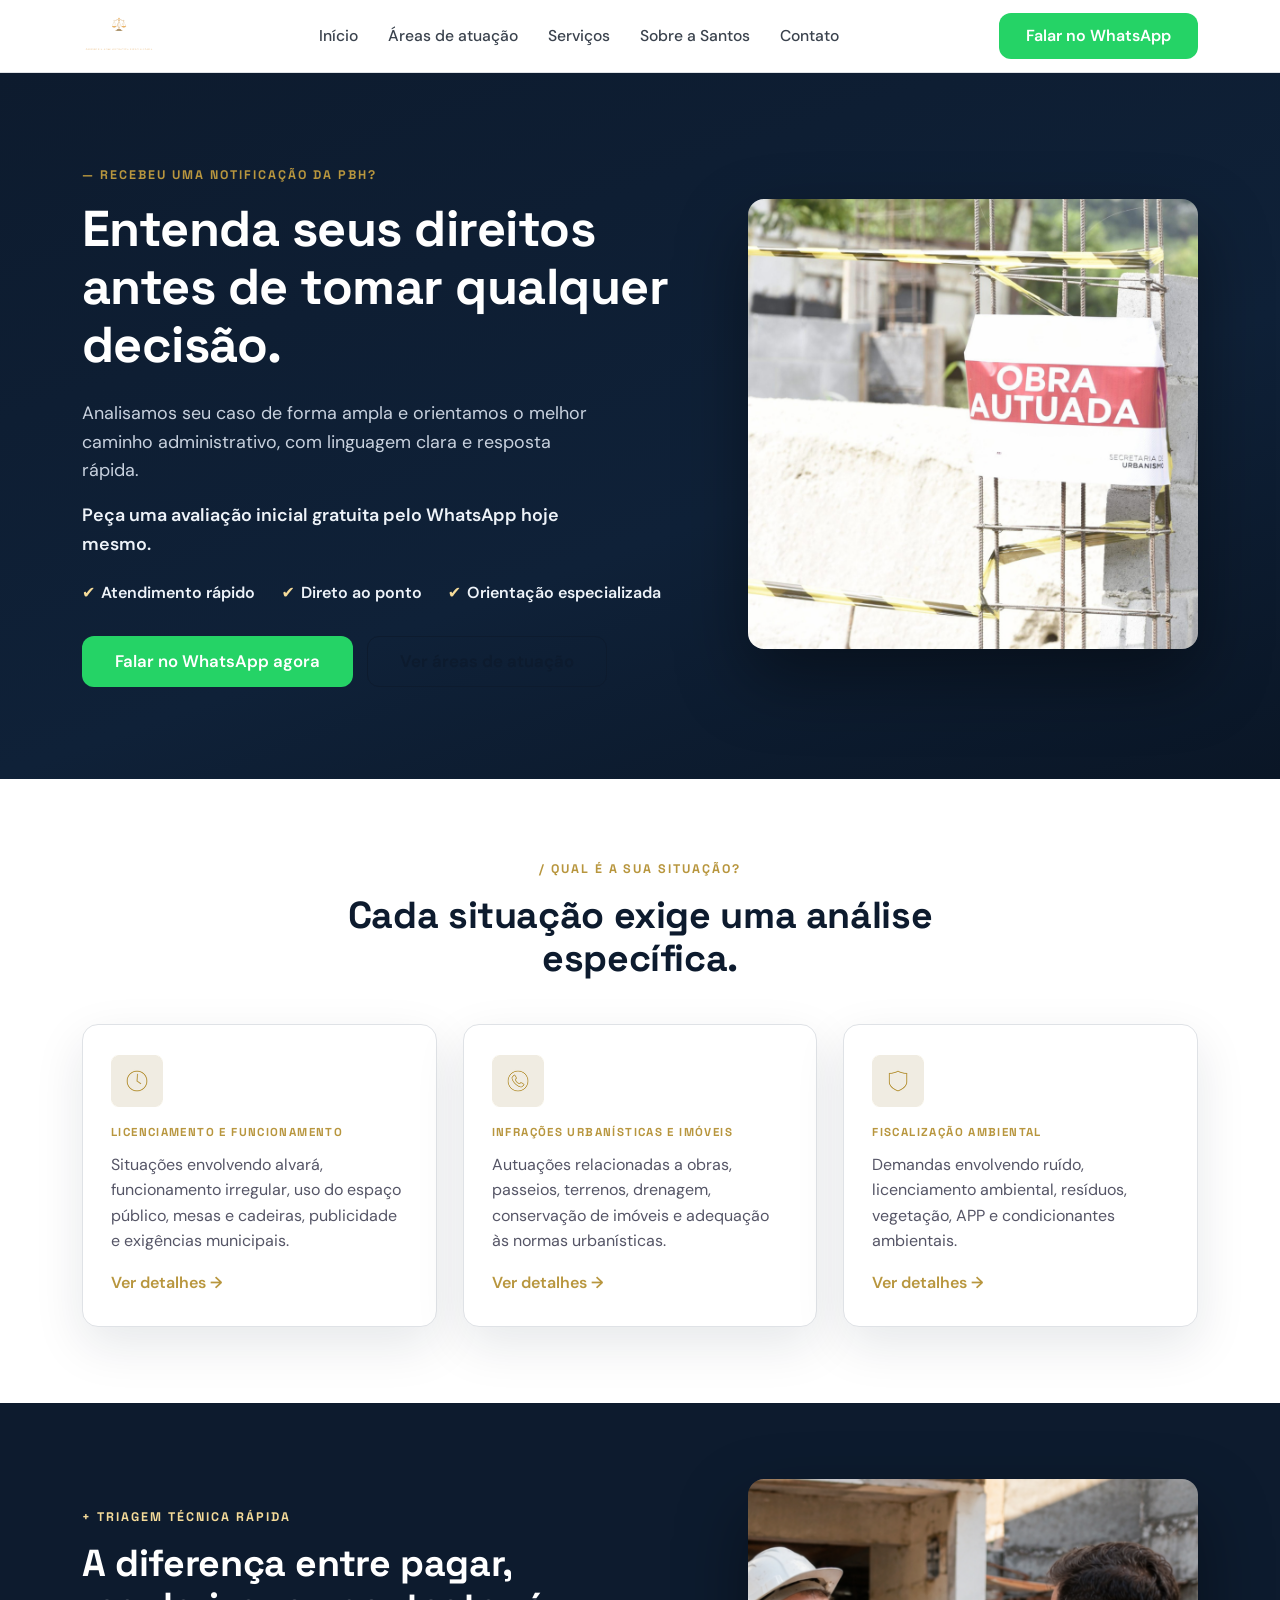
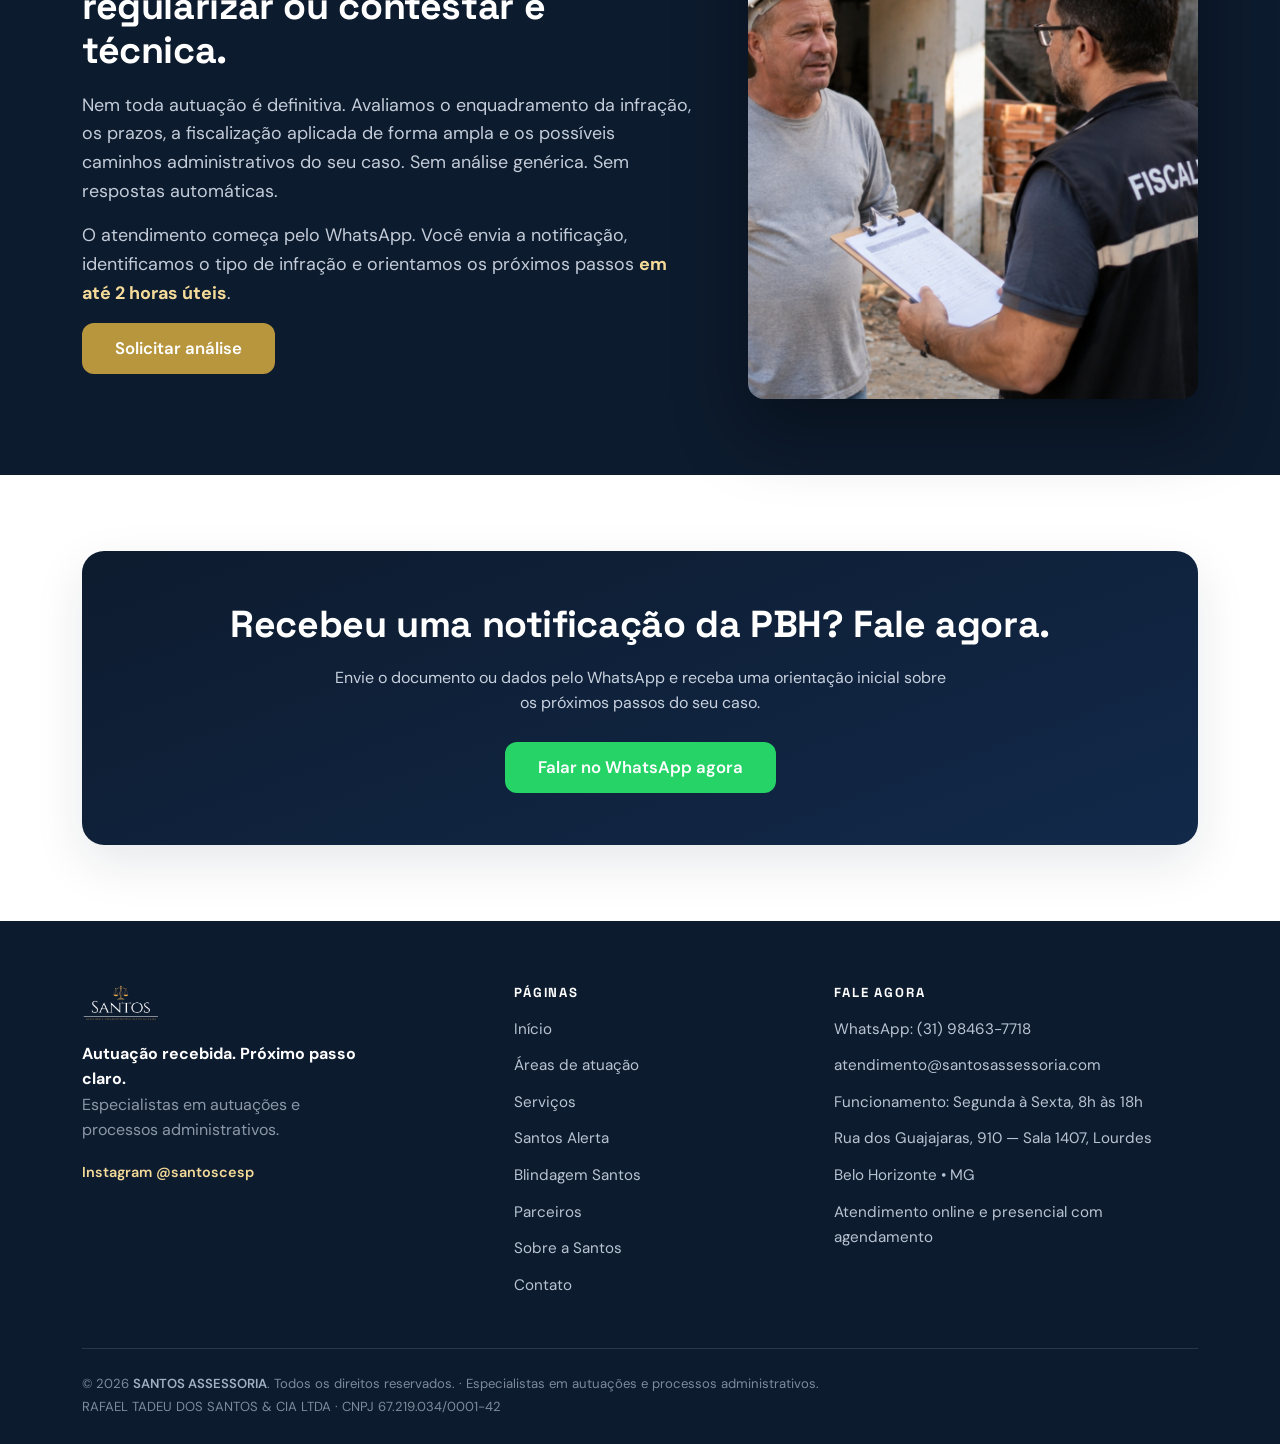
<file: index.html>
<!doctype html>
<html lang="pt-BR">
<head>
<meta charset="utf-8">
<meta name="viewport" content="width=device-width, initial-scale=1">
<title>Santos Assessoria — Defesa em notificações e autuações da PBH</title>
<meta name="description" content="Recebeu uma notificação da Prefeitura de Belo Horizonte? A Santos Assessoria analisa seu caso, identifica os caminhos administrativos e orienta o próximo passo. Avaliação inicial pelo WhatsApp.">
<link rel="preconnect" href="https://fonts.googleapis.com">
<link rel="preconnect" href="https://fonts.gstatic.com" crossorigin>
<link href="https://fonts.googleapis.com/css2?family=DM+Sans:wght@400;500;600;700&family=Space+Grotesk:wght@500;600;700&display=swap" rel="stylesheet">
<link rel="icon" href="assets/img/logo.png">
<link rel="stylesheet" href="assets/css/style.css">
</head>
<body>

<!-- ==================== HEADER ==================== -->
<header class="site-header">
  <div class="container">
    <nav class="nav">
      <a class="nav__logo" href="index.html"><img src="assets/img/logo.png" alt="Santos Assessoria"></a>
      <ul class="nav__links">
        <li><a href="index.html">Início</a></li>
        <li><a href="areas-de-atuacao.html">Áreas de atuação</a></li>
        <li><a href="servicos.html">Serviços</a></li>
        <li><a href="sobre-a-santos.html">Sobre a Santos</a></li>
        <li><a href="contato.html">Contato</a></li>
      </ul>
      <div class="nav__cta">
        <a class="btn btn--wa" href="https://wa.me/5531984637718?text=Gostaria%20de%20saber%20como%20agir%20em%20rela%C3%A7%C3%A3o%20a%20uma%20notifica%C3%A7%C3%A3o." target="_blank" rel="noopener">Falar no WhatsApp</a>
        <button class="nav__toggle" aria-label="Menu">
          <svg viewBox="0 0 24 24" fill="none" stroke="currentColor" stroke-width="2"><path d="M3 6h18M3 12h18M3 18h18"/></svg>
        </button>
      </div>
    </nav>
  </div>
</header>

<!-- ==================== HERO ==================== -->
<section class="hero">
  <div class="container">
    <div class="hero__grid">
      <div>
        <span class="eyebrow">— Recebeu uma notificação da PBH?</span>
        <h1>Entenda seus direitos antes de tomar qualquer decisão.</h1>
        <p class="lead">Analisamos seu caso de forma ampla e orientamos o melhor caminho administrativo, com linguagem clara e resposta rápida.</p>
        <p class="lead" style="color:#eef3f9;font-weight:600">Peça uma avaliação inicial gratuita pelo WhatsApp hoje mesmo.</p>
        <ul class="hero__check">
          <li><b>✔</b>Atendimento rápido</li>
          <li><b>✔</b>Direto ao ponto</li>
          <li><b>✔</b>Orientação especializada</li>
        </ul>
        <div class="hero__actions">
          <a class="btn btn--wa btn--lg" href="https://wa.me/5531984637718?text=Gostaria%20de%20saber%20como%20agir%20em%20rela%C3%A7%C3%A3o%20a%20uma%20notifica%C3%A7%C3%A3o." target="_blank" rel="noopener">Falar no WhatsApp agora</a>
          <a class="btn btn--ghost btn--lg" href="areas-de-atuacao.html">Ver áreas de atuação</a>
        </div>
      </div>
      <div class="hero__media">
        <img src="assets/img/home-hero.png" alt="Santos Assessoria — orientação em autuações">
      </div>
    </div>
  </div>
</section>

<!-- ==================== SITUAÇÕES ==================== -->
<section class="section">
  <div class="container">
    <div class="center mw720 mx-auto" style="margin-bottom:44px">
      <span class="eyebrow">/ Qual é a sua situação?</span>
      <h2>Cada situação exige uma análise específica.</h2>
    </div>
    <div class="grid grid-3">
      <article class="card">
        <img class="card__icon" src="assets/img/icon-site-1.png" alt="">
        <div class="card__tag">Licenciamento e funcionamento</div>
        <p>Situações envolvendo alvará, funcionamento irregular, uso do espaço público, mesas e cadeiras, publicidade e exigências municipais.</p>
        <p style="margin-top:16px"><a href="areas-de-atuacao.html" style="color:var(--gold);font-weight:600">Ver detalhes →</a></p>
      </article>
      <article class="card">
        <img class="card__icon" src="assets/img/icon-site-2.png" alt="">
        <div class="card__tag">Infrações urbanísticas e imóveis</div>
        <p>Autuações relacionadas a obras, passeios, terrenos, drenagem, conservação de imóveis e adequação às normas urbanísticas.</p>
        <p style="margin-top:16px"><a href="areas-de-atuacao.html" style="color:var(--gold);font-weight:600">Ver detalhes →</a></p>
      </article>
      <article class="card">
        <img class="card__icon" src="assets/img/icon-site-3.png" alt="">
        <div class="card__tag">Fiscalização ambiental</div>
        <p>Demandas envolvendo ruído, licenciamento ambiental, resíduos, vegetação, APP e condicionantes ambientais.</p>
        <p style="margin-top:16px"><a href="areas-de-atuacao.html" style="color:var(--gold);font-weight:600">Ver detalhes →</a></p>
      </article>
    </div>
  </div>
</section>

<!-- ==================== TRIAGEM TÉCNICA ==================== -->
<section class="section section--navy">
  <div class="container">
    <div class="hero__grid" style="align-items:center">
      <div>
        <span class="eyebrow">+ Triagem técnica rápida</span>
        <h2>A diferença entre pagar, regularizar ou contestar é técnica.</h2>
        <p class="lead">Nem toda autuação é definitiva. Avaliamos o enquadramento da infração, os prazos, a fiscalização aplicada de forma ampla e os possíveis caminhos administrativos do seu caso. Sem análise genérica. Sem respostas automáticas.</p>
        <p class="lead">O atendimento começa pelo WhatsApp. Você envia a notificação, identificamos o tipo de infração e orientamos os próximos passos <b style="color:var(--gold-soft)">em até 2 horas úteis</b>.</p>
        <div class="hero__actions">
          <a class="btn btn--gold btn--lg" href="contato.html">Solicitar análise</a>
        </div>
      </div>
      <div class="hero__media">
        <img src="assets/img/home-corporate.png" alt="Inteligência e clareza">
      </div>
    </div>
  </div>
</section>

<!-- ==================== CTA BAND ==================== -->
<section class="section">
  <div class="container">
    <div class="cta-band">
      <h2>Recebeu uma notificação da PBH? Fale agora.</h2>
      <p>Envie o documento ou dados pelo WhatsApp e receba uma orientação inicial sobre os próximos passos do seu caso.</p>
      <a class="btn btn--wa btn--lg" href="https://wa.me/5531984637718?text=Gostaria%20de%20saber%20como%20agir%20em%20rela%C3%A7%C3%A3o%20a%20uma%20notifica%C3%A7%C3%A3o." target="_blank" rel="noopener">Falar no WhatsApp agora</a>
    </div>
  </div>
</section>

<!-- ==================== FOOTER ==================== -->
<footer class="site-footer">
  <div class="container">
    <div class="footer__grid">
      <div class="footer__brand">
        <img src="assets/img/logo.png" alt="Santos Assessoria">
        <p><b style="color:#fff">Autuação recebida. Próximo passo claro.</b><br>Especialistas em autuações e processos administrativos.</p>
        <a href="https://www.instagram.com/santoscesp/" target="_blank" rel="noopener" style="color:var(--gold-soft);font-weight:600;font-size:.9rem">Instagram @santoscesp</a>
      </div>
      <div class="footer__col">
        <h4>Páginas</h4>
        <ul>
          <li><a href="index.html">Início</a></li>
          <li><a href="areas-de-atuacao.html">Áreas de atuação</a></li>
          <li><a href="servicos.html">Serviços</a></li>
          <li><a href="santos-alerta.html">Santos Alerta</a></li>
          <li><a href="blindagem-santos.html">Blindagem Santos</a></li>
          <li><a href="parceiros.html">Parceiros</a></li>
          <li><a href="sobre-a-santos.html">Sobre a Santos</a></li>
          <li><a href="contato.html">Contato</a></li>
        </ul>
      </div>
      <div class="footer__col">
        <h4>Fale agora</h4>
        <ul>
          <li><a href="https://wa.me/5531984637718" target="_blank" rel="noopener">WhatsApp: (31) 98463-7718</a></li>
          <li><a href="mailto:atendimento@santosassessoria.com">atendimento@santosassessoria.com</a></li>
          <li><span>Funcionamento: Segunda à Sexta, 8h às 18h</span></li>
          <li><span>Rua dos Guajajaras, 910 — Sala 1407, Lourdes</span></li>
          <li><span>Belo Horizonte • MG</span></li>
          <li><span>Atendimento online e presencial com agendamento</span></li>
        </ul>
      </div>
    </div>
    <div class="footer__bottom">
      © 2026 <b>SANTOS ASSESSORIA</b>. Todos os direitos reservados. · Especialistas em autuações e processos administrativos.<br>
      RAFAEL TADEU DOS SANTOS &amp; CIA LTDA · CNPJ 67.219.034/0001-42
    </div>
  </div>
</footer>

<script src="assets/js/site.js"></script>
</body>
</html>
</file>
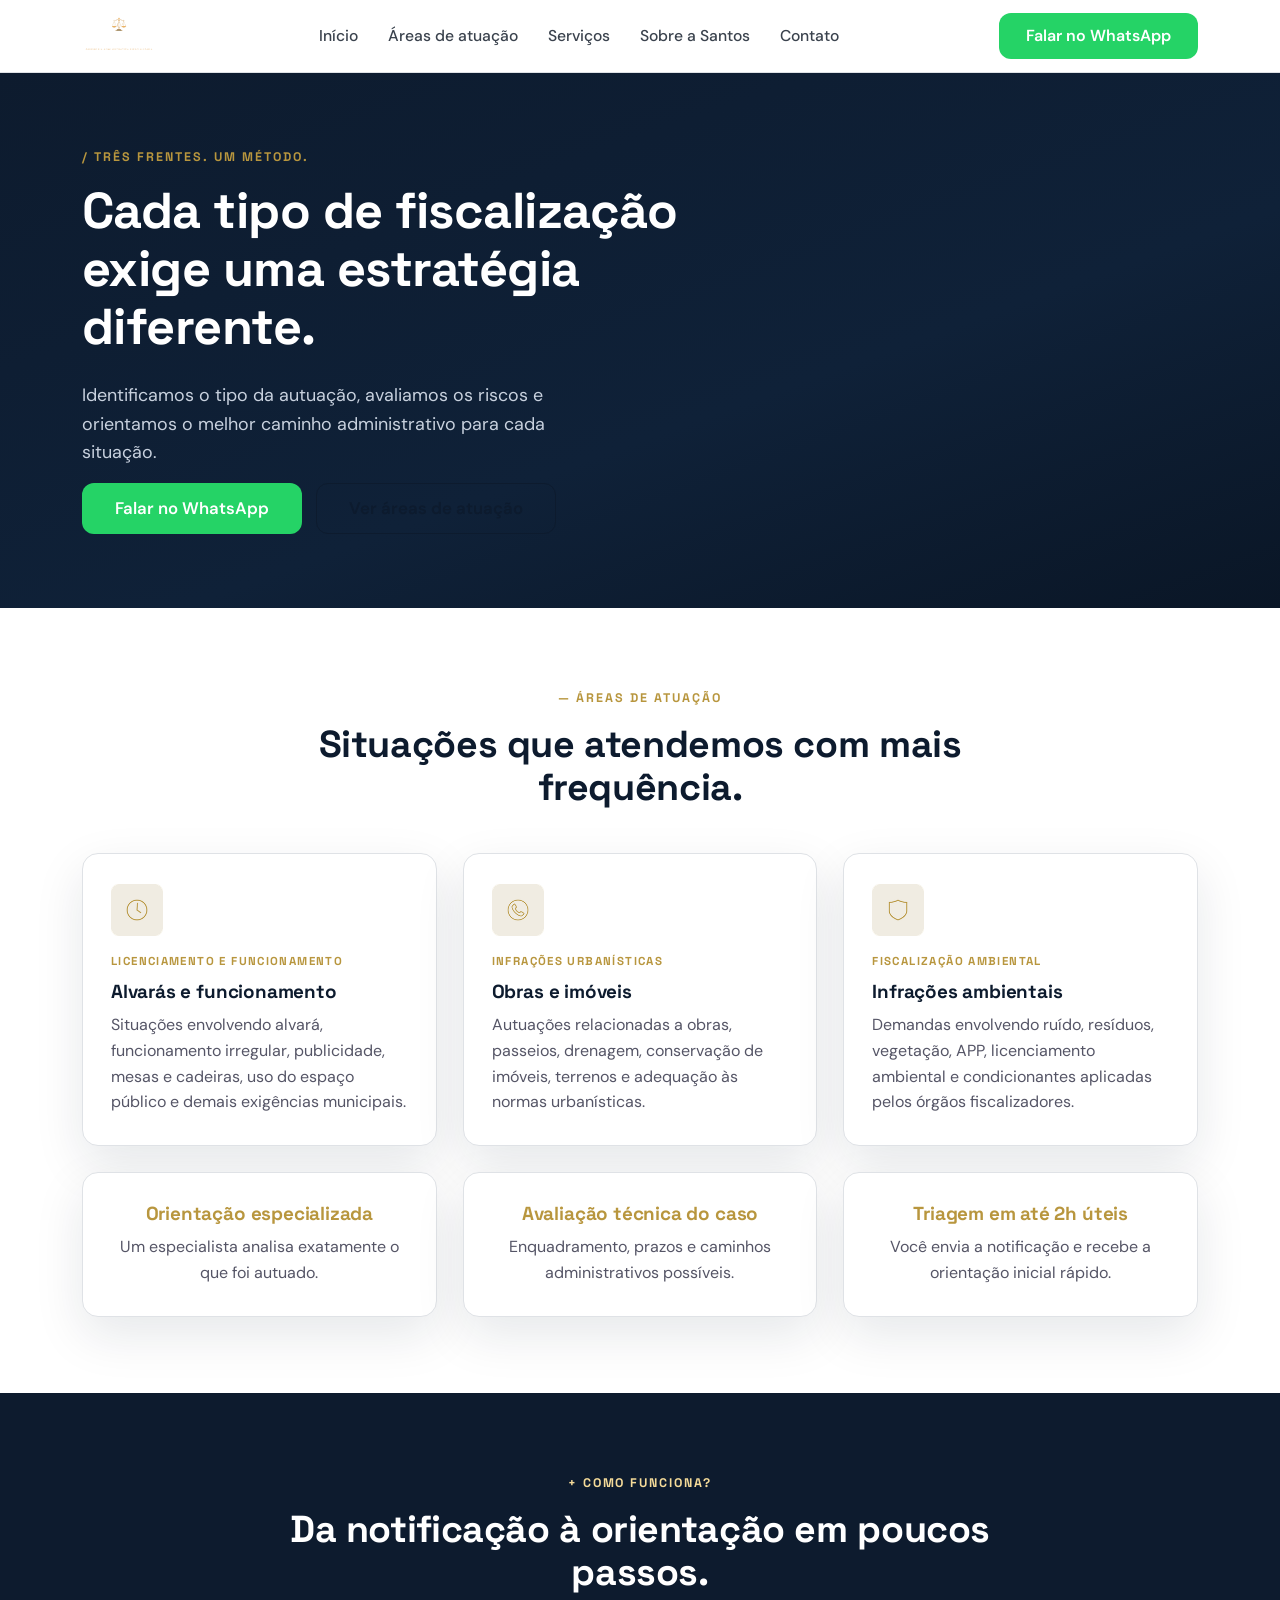
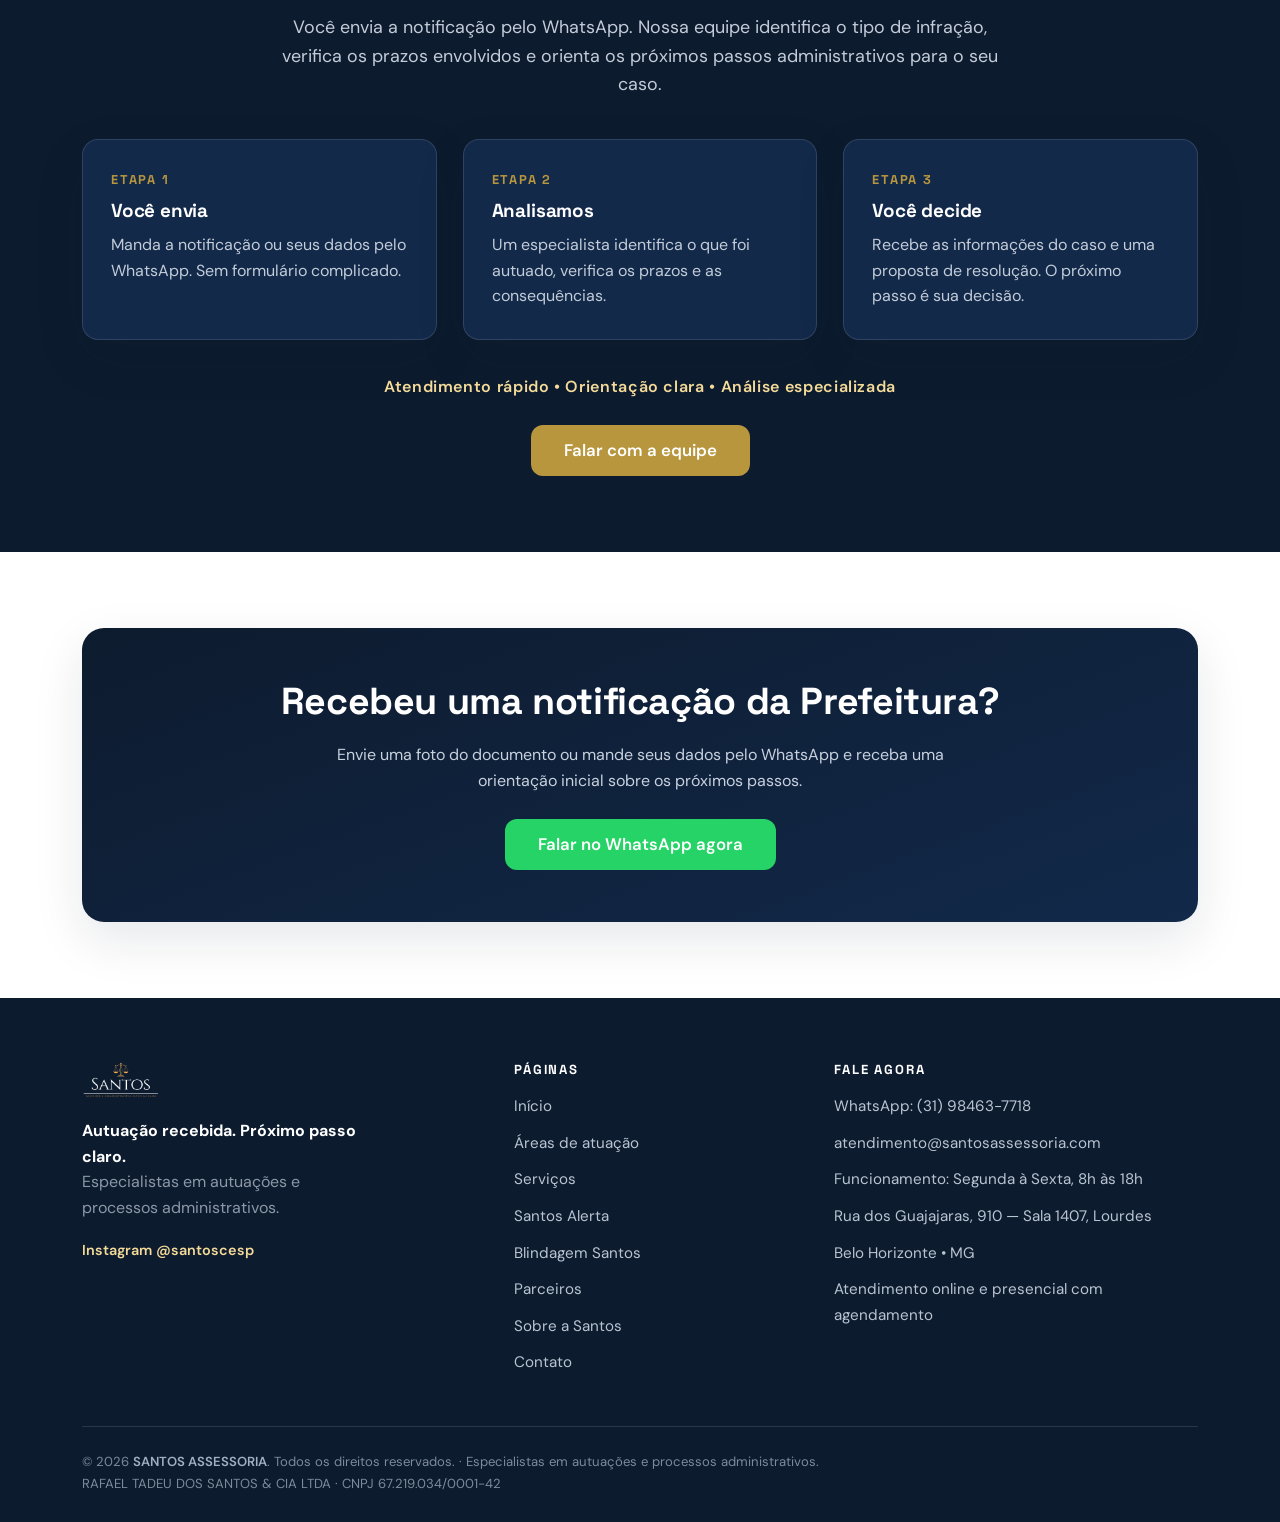
<file: areas-de-atuacao.html>
<!doctype html>
<html lang="pt-BR">
<head>
<meta charset="utf-8">
<meta name="viewport" content="width=device-width, initial-scale=1">
<title>Áreas de atuação — Santos Assessoria</title>
<meta name="description" content="Licenciamento e funcionamento, infrações urbanísticas e fiscalização ambiental. Identificamos o tipo da autuação e orientamos o melhor caminho administrativo.">
<link rel="preconnect" href="https://fonts.googleapis.com">
<link rel="preconnect" href="https://fonts.gstatic.com" crossorigin>
<link href="https://fonts.googleapis.com/css2?family=DM+Sans:wght@400;500;600;700&family=Space+Grotesk:wght@500;600;700&display=swap" rel="stylesheet">
<link rel="icon" href="assets/img/logo.png">
<link rel="stylesheet" href="assets/css/style.css">
</head>
<body>

<header class="site-header">
  <div class="container">
    <nav class="nav">
      <a class="nav__logo" href="index.html"><img src="assets/img/logo.png" alt="Santos Assessoria"></a>
      <ul class="nav__links">
        <li><a href="index.html">Início</a></li>
        <li><a href="areas-de-atuacao.html">Áreas de atuação</a></li>
        <li><a href="servicos.html">Serviços</a></li>
        <li><a href="sobre-a-santos.html">Sobre a Santos</a></li>
        <li><a href="contato.html">Contato</a></li>
      </ul>
      <div class="nav__cta">
        <a class="btn btn--wa" href="https://wa.me/5531984637718?text=Gostaria%20de%20saber%20como%20agir%20em%20rela%C3%A7%C3%A3o%20a%20uma%20notifica%C3%A7%C3%A3o." target="_blank" rel="noopener">Falar no WhatsApp</a>
        <button class="nav__toggle" aria-label="Menu">
          <svg viewBox="0 0 24 24" fill="none" stroke="currentColor" stroke-width="2"><path d="M3 6h18M3 12h18M3 18h18"/></svg>
        </button>
      </div>
    </nav>
  </div>
</header>

<!-- HERO -->
<section class="hero" style="padding:70px 0 74px">
  <div class="container">
    <div class="mw720">
      <span class="eyebrow">/ Três frentes. Um método.</span>
      <h1>Cada tipo de fiscalização exige uma estratégia diferente.</h1>
      <p class="lead">Identificamos o tipo da autuação, avaliamos os riscos e orientamos o melhor caminho administrativo para cada situação.</p>
      <div class="hero__actions">
        <a class="btn btn--wa btn--lg" href="https://wa.me/5531984637718?text=Gostaria%20de%20saber%20como%20agir%20em%20rela%C3%A7%C3%A3o%20a%20uma%20notifica%C3%A7%C3%A3o." target="_blank" rel="noopener">Falar no WhatsApp</a>
        <a class="btn btn--ghost btn--lg" href="#areas">Ver áreas de atuação</a>
      </div>
    </div>
  </div>
</section>

<!-- ÁREAS -->
<section class="section" id="areas">
  <div class="container">
    <div class="center mw720 mx-auto" style="margin-bottom:44px">
      <span class="eyebrow">— Áreas de atuação</span>
      <h2>Situações que atendemos com mais frequência.</h2>
    </div>
    <div class="grid grid-3">
      <article class="card">
        <img class="card__icon" src="assets/img/icon-site-1.png" alt="">
        <div class="card__tag">Licenciamento e funcionamento</div>
        <h3>Alvarás e funcionamento</h3>
        <p>Situações envolvendo alvará, funcionamento irregular, publicidade, mesas e cadeiras, uso do espaço público e demais exigências municipais.</p>
      </article>
      <article class="card">
        <img class="card__icon" src="assets/img/icon-site-2.png" alt="">
        <div class="card__tag">Infrações urbanísticas</div>
        <h3>Obras e imóveis</h3>
        <p>Autuações relacionadas a obras, passeios, drenagem, conservação de imóveis, terrenos e adequação às normas urbanísticas.</p>
      </article>
      <article class="card">
        <img class="card__icon" src="assets/img/icon-site-3.png" alt="">
        <div class="card__tag">Fiscalização ambiental</div>
        <h3>Infrações ambientais</h3>
        <p>Demandas envolvendo ruído, resíduos, vegetação, APP, licenciamento ambiental e condicionantes aplicadas pelos órgãos fiscalizadores.</p>
      </article>
    </div>
    <div class="grid grid-3" style="margin-top:26px">
      <div class="card center"><h3 style="color:var(--gold)">Orientação especializada</h3><p>Um especialista analisa exatamente o que foi autuado.</p></div>
      <div class="card center"><h3 style="color:var(--gold)">Avaliação técnica do caso</h3><p>Enquadramento, prazos e caminhos administrativos possíveis.</p></div>
      <div class="card center"><h3 style="color:var(--gold)">Triagem em até 2h úteis</h3><p>Você envia a notificação e recebe a orientação inicial rápido.</p></div>
    </div>
  </div>
</section>

<!-- COMO FUNCIONA -->
<section class="section section--navy">
  <div class="container">
    <div class="mw720 mx-auto center" style="margin-bottom:40px">
      <span class="eyebrow">+ Como funciona?</span>
      <h2>Da notificação à orientação em poucos passos.</h2>
      <p class="lead">Você envia a notificação pelo WhatsApp. Nossa equipe identifica o tipo de infração, verifica os prazos envolvidos e orienta os próximos passos administrativos para o seu caso.</p>
    </div>
    <div class="grid grid-3">
      <div class="card" style="background:#12294a;border-color:rgba(255,255,255,.12)">
        <div class="step__num">Etapa 1</div>
        <h3 style="color:#fff">Você envia</h3>
        <p style="color:#c3ccd8">Manda a notificação ou seus dados pelo WhatsApp. Sem formulário complicado.</p>
      </div>
      <div class="card" style="background:#12294a;border-color:rgba(255,255,255,.12)">
        <div class="step__num">Etapa 2</div>
        <h3 style="color:#fff">Analisamos</h3>
        <p style="color:#c3ccd8">Um especialista identifica o que foi autuado, verifica os prazos e as consequências.</p>
      </div>
      <div class="card" style="background:#12294a;border-color:rgba(255,255,255,.12)">
        <div class="step__num">Etapa 3</div>
        <h3 style="color:#fff">Você decide</h3>
        <p style="color:#c3ccd8">Recebe as informações do caso e uma proposta de resolução. O próximo passo é sua decisão.</p>
      </div>
    </div>
    <p class="center" style="margin:34px 0 0;color:var(--gold-soft);font-weight:600;letter-spacing:.04em">Atendimento rápido • Orientação clara • Análise especializada</p>
    <div class="center" style="margin-top:26px">
      <a class="btn btn--gold btn--lg" href="https://wa.me/5531984637718?text=Gostaria%20de%20saber%20como%20agir%20em%20rela%C3%A7%C3%A3o%20a%20uma%20notifica%C3%A7%C3%A3o." target="_blank" rel="noopener">Falar com a equipe</a>
    </div>
  </div>
</section>

<!-- CTA -->
<section class="section">
  <div class="container">
    <div class="cta-band">
      <h2>Recebeu uma notificação da Prefeitura?</h2>
      <p>Envie uma foto do documento ou mande seus dados pelo WhatsApp e receba uma orientação inicial sobre os próximos passos.</p>
      <a class="btn btn--wa btn--lg" href="https://wa.me/5531984637718?text=Gostaria%20de%20saber%20como%20agir%20em%20rela%C3%A7%C3%A3o%20a%20uma%20notifica%C3%A7%C3%A3o." target="_blank" rel="noopener">Falar no WhatsApp agora</a>
    </div>
  </div>
</section>

<footer class="site-footer">
  <div class="container">
    <div class="footer__grid">
      <div class="footer__brand">
        <img src="assets/img/logo.png" alt="Santos Assessoria">
        <p><b style="color:#fff">Autuação recebida. Próximo passo claro.</b><br>Especialistas em autuações e processos administrativos.</p>
        <a href="https://www.instagram.com/santoscesp/" target="_blank" rel="noopener" style="color:var(--gold-soft);font-weight:600;font-size:.9rem">Instagram @santoscesp</a>
      </div>
      <div class="footer__col">
        <h4>Páginas</h4>
        <ul>
          <li><a href="index.html">Início</a></li>
          <li><a href="areas-de-atuacao.html">Áreas de atuação</a></li>
          <li><a href="servicos.html">Serviços</a></li>
          <li><a href="santos-alerta.html">Santos Alerta</a></li>
          <li><a href="blindagem-santos.html">Blindagem Santos</a></li>
          <li><a href="parceiros.html">Parceiros</a></li>
          <li><a href="sobre-a-santos.html">Sobre a Santos</a></li>
          <li><a href="contato.html">Contato</a></li>
        </ul>
      </div>
      <div class="footer__col">
        <h4>Fale agora</h4>
        <ul>
          <li><a href="https://wa.me/5531984637718" target="_blank" rel="noopener">WhatsApp: (31) 98463-7718</a></li>
          <li><a href="mailto:atendimento@santosassessoria.com">atendimento@santosassessoria.com</a></li>
          <li><span>Funcionamento: Segunda à Sexta, 8h às 18h</span></li>
          <li><span>Rua dos Guajajaras, 910 — Sala 1407, Lourdes</span></li>
          <li><span>Belo Horizonte • MG</span></li>
          <li><span>Atendimento online e presencial com agendamento</span></li>
        </ul>
      </div>
    </div>
    <div class="footer__bottom">
      © 2026 <b>SANTOS ASSESSORIA</b>. Todos os direitos reservados. · Especialistas em autuações e processos administrativos.<br>
      RAFAEL TADEU DOS SANTOS &amp; CIA LTDA · CNPJ 67.219.034/0001-42
    </div>
  </div>
</footer>

<script src="assets/js/site.js"></script>
</body>
</html>
</file>
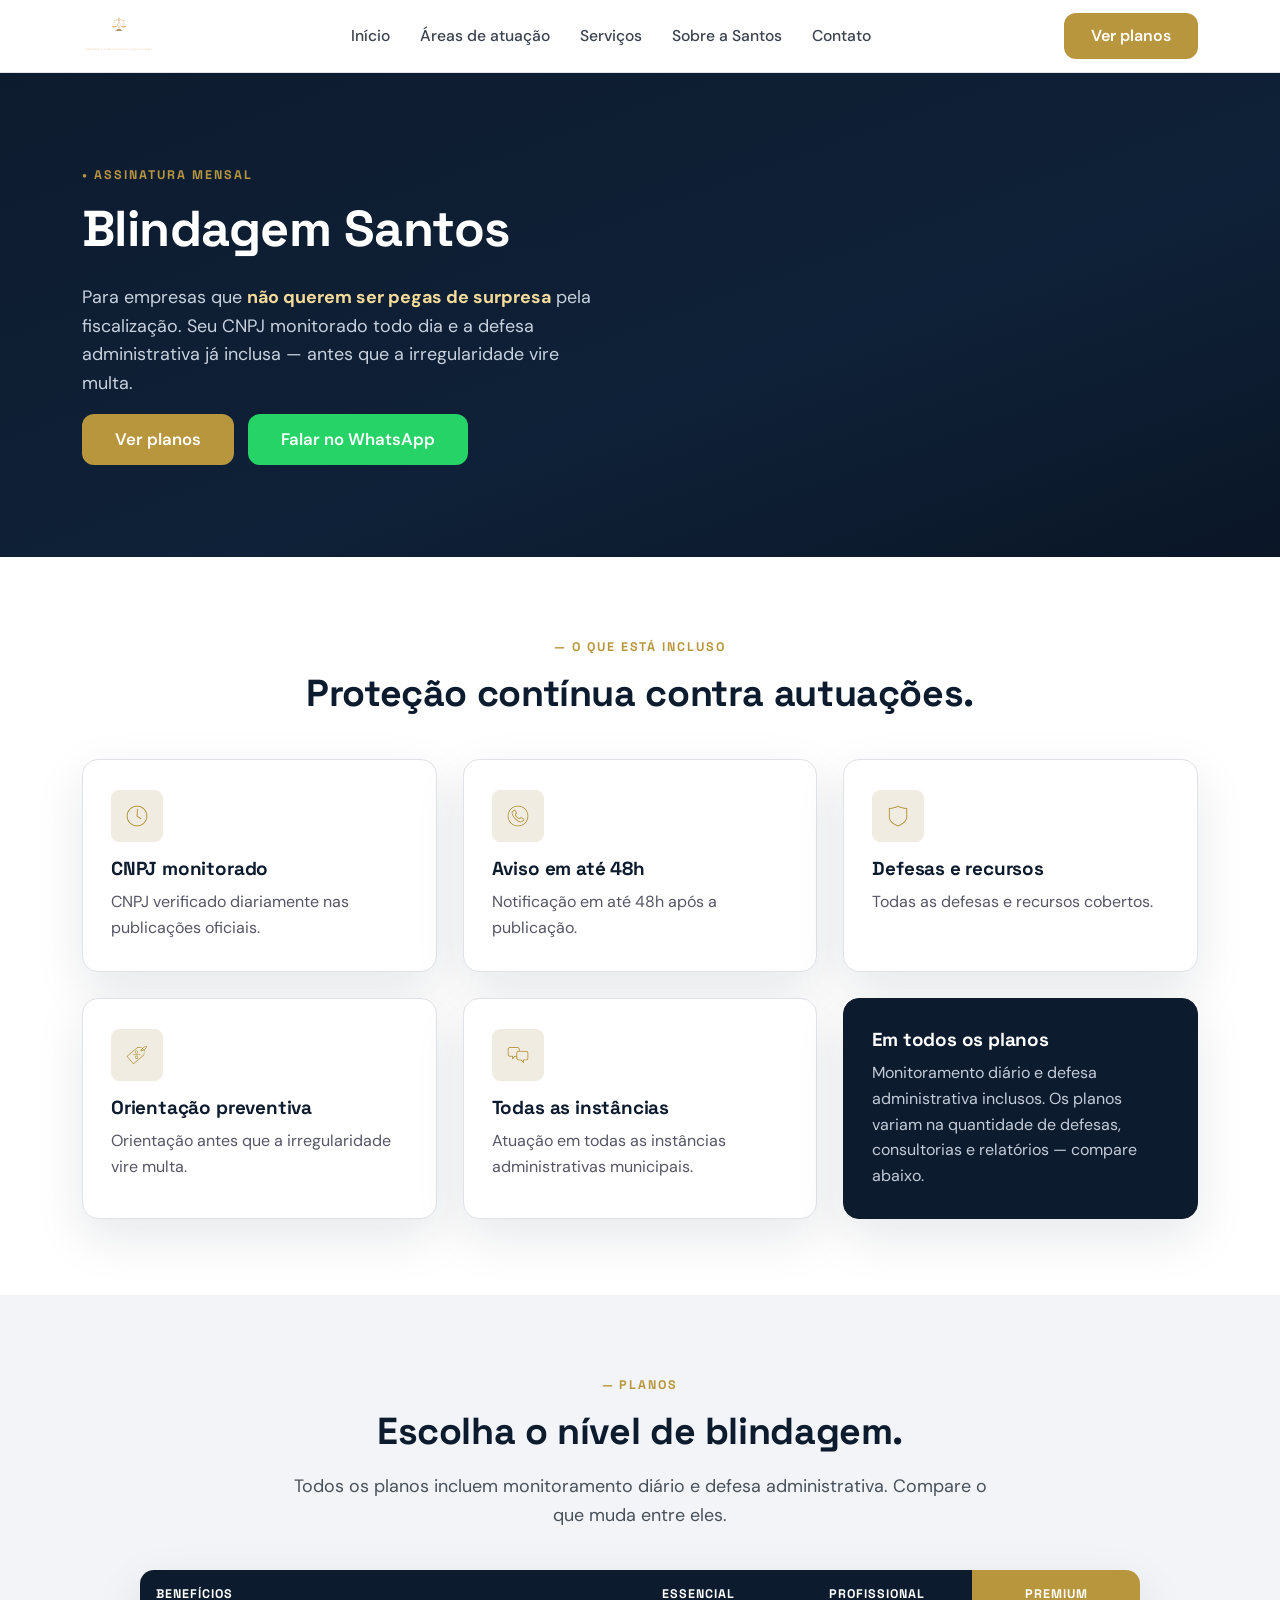
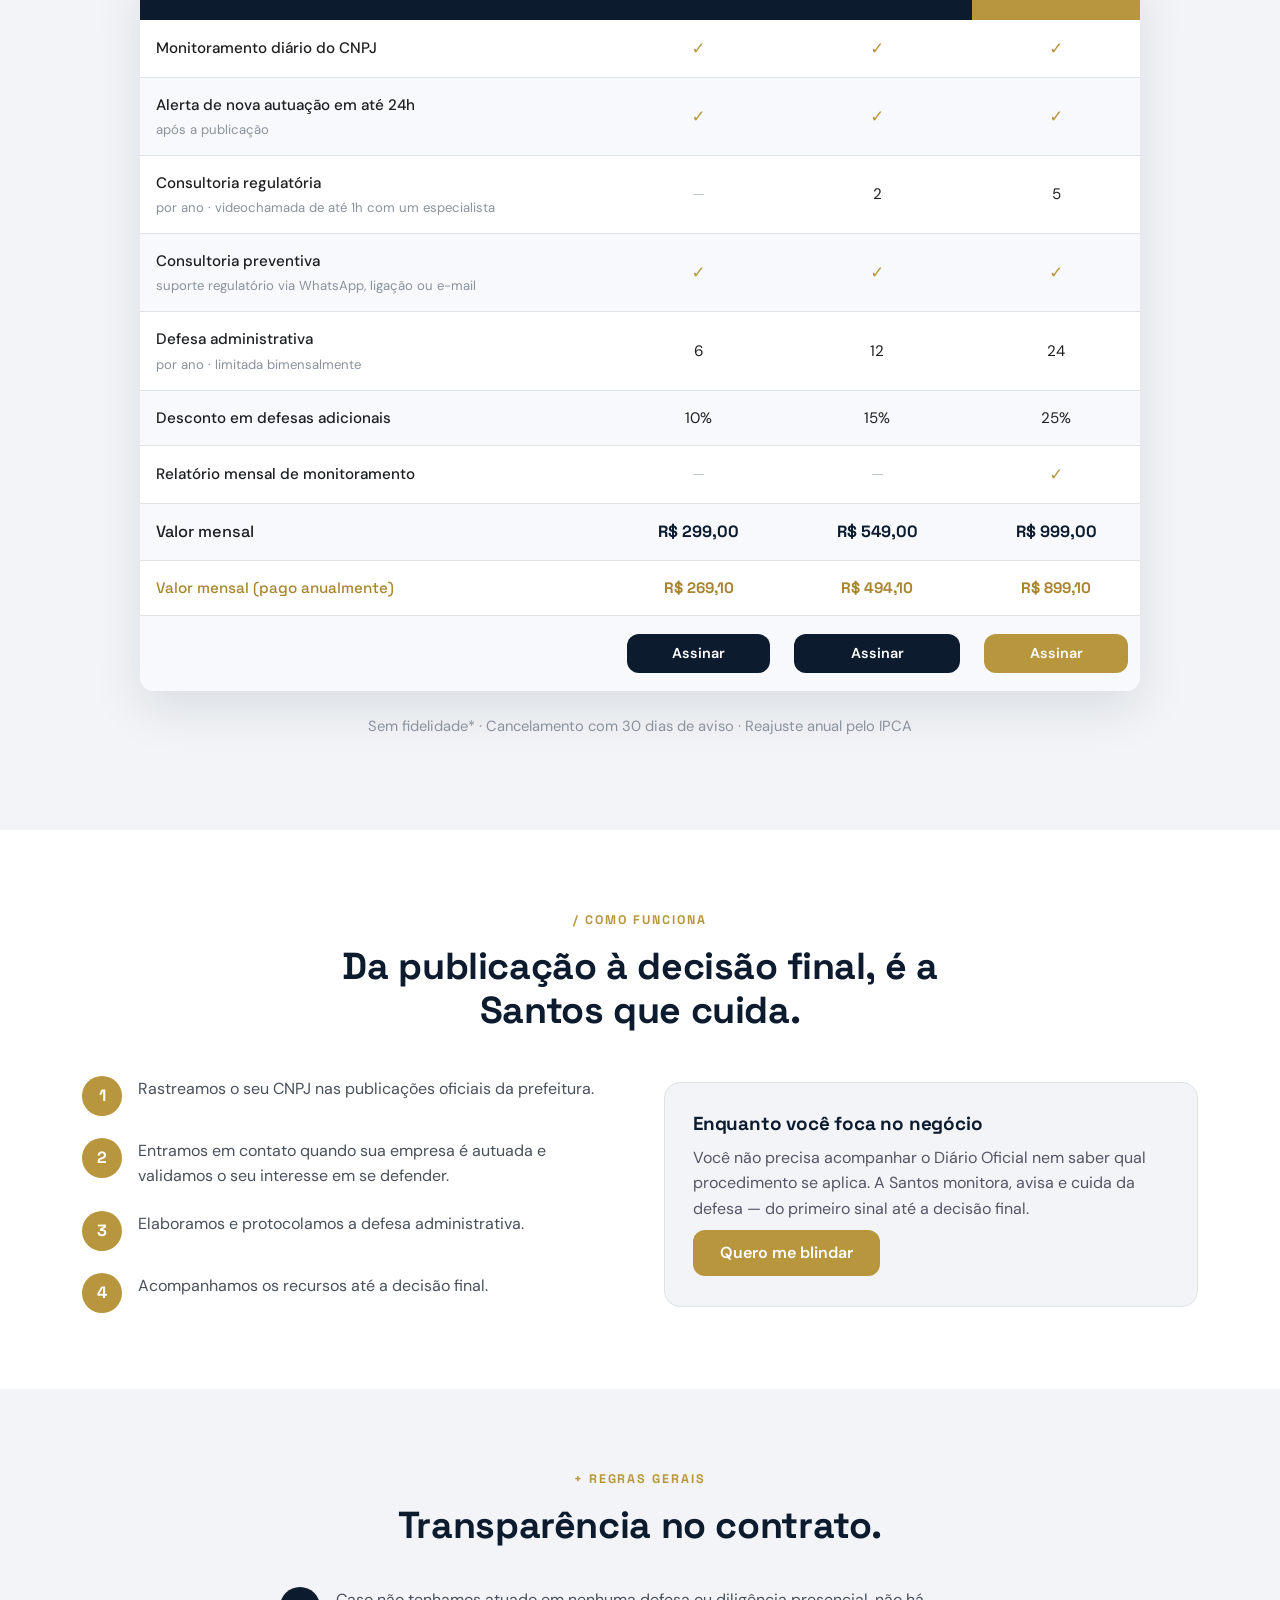
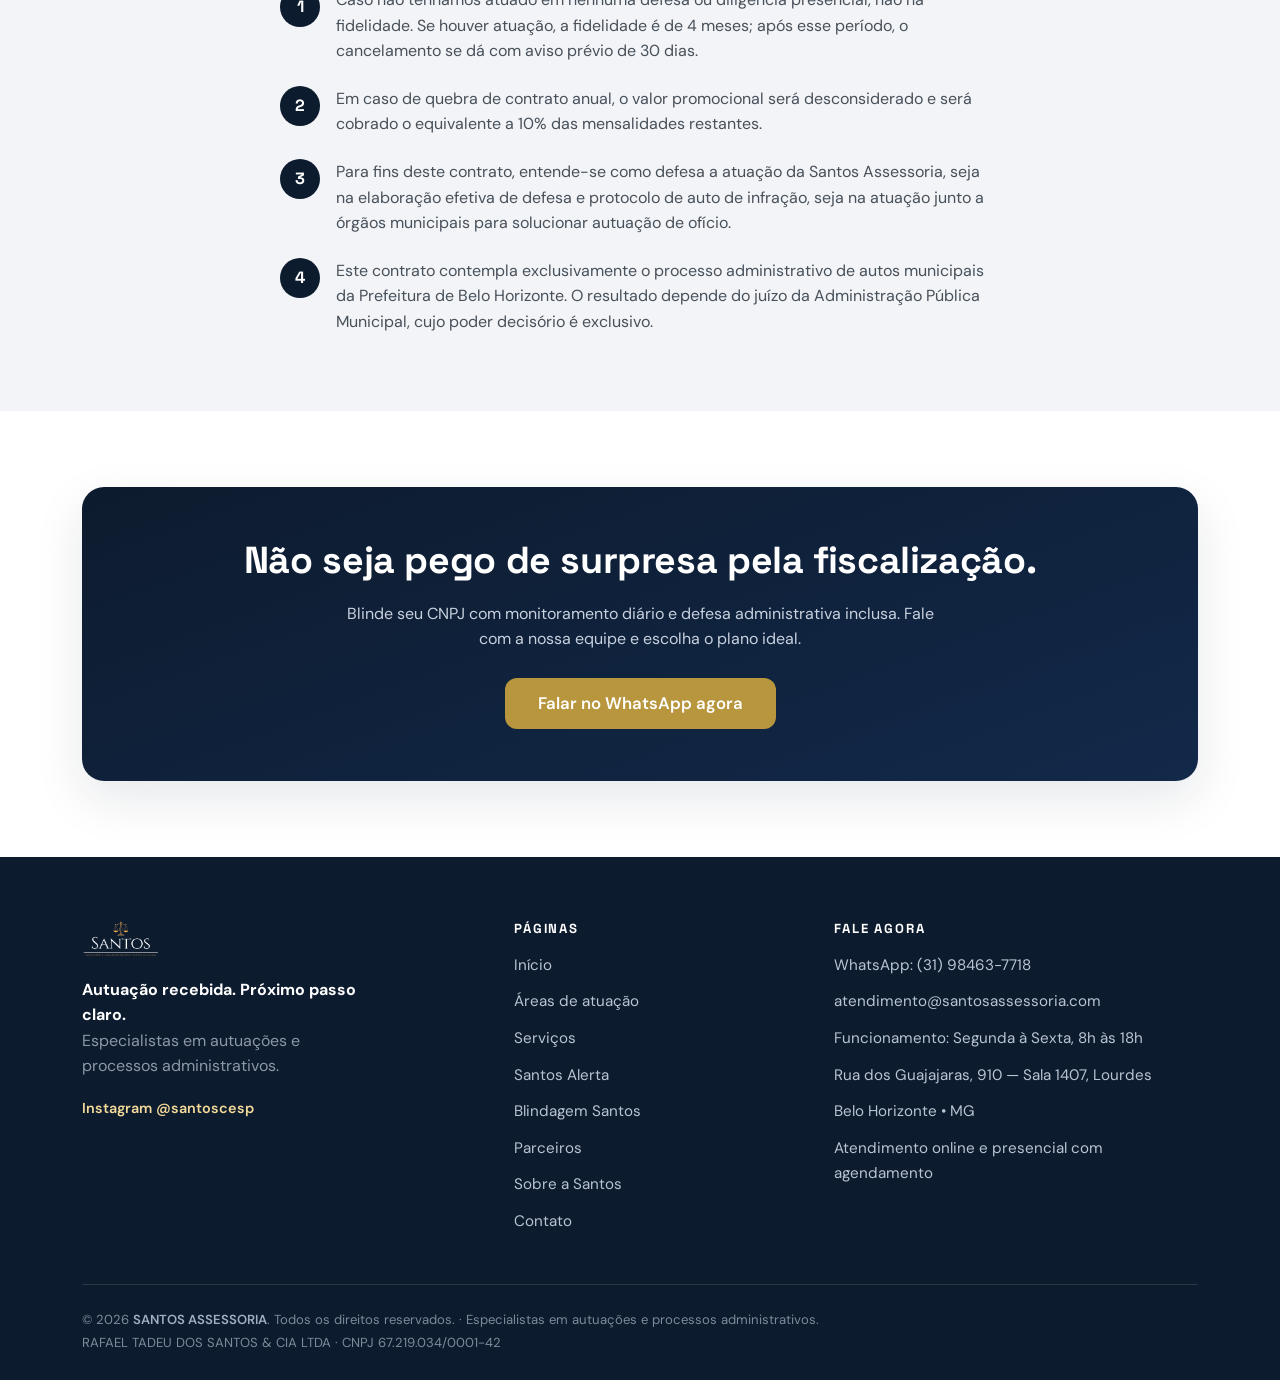
<file: blindagem-santos.html>
<!doctype html>
<html lang="pt-BR">
<head>
<meta charset="utf-8">
<meta name="viewport" content="width=device-width, initial-scale=1">
<title>Blindagem Santos — Assinatura de defesa administrativa contínua</title>
<meta name="description" content="Blindagem Santos: assinatura mensal para empresas que não querem ser pegas de surpresa pela fiscalização. CNPJ monitorado, todas as defesas e recursos inclusos, atuação em todas as instâncias administrativas municipais.">
<link rel="preconnect" href="https://fonts.googleapis.com">
<link rel="preconnect" href="https://fonts.gstatic.com" crossorigin>
<link href="https://fonts.googleapis.com/css2?family=DM+Sans:wght@400;500;600;700&family=Space+Grotesk:wght@500;600;700&display=swap" rel="stylesheet">
<link rel="icon" href="assets/img/logo.png">
<link rel="stylesheet" href="assets/css/style.css">
</head>
<body>

<header class="site-header">
  <div class="container">
    <nav class="nav">
      <a class="nav__logo" href="index.html"><img src="assets/img/logo.png" alt="Santos Assessoria"></a>
      <ul class="nav__links">
        <li><a href="index.html">Início</a></li>
        <li><a href="areas-de-atuacao.html">Áreas de atuação</a></li>
        <li><a href="servicos.html">Serviços</a></li>
        <li><a href="sobre-a-santos.html">Sobre a Santos</a></li>
        <li><a href="contato.html">Contato</a></li>
      </ul>
      <div class="nav__cta">
        <a class="btn btn--gold" href="#planos">Ver planos</a>
        <button class="nav__toggle" aria-label="Menu">
          <svg viewBox="0 0 24 24" fill="none" stroke="currentColor" stroke-width="2"><path d="M3 6h18M3 12h18M3 18h18"/></svg>
        </button>
      </div>
    </nav>
  </div>
</header>

<!-- HERO -->
<section class="hero">
  <div class="container">
    <div class="mw720">
      <span class="eyebrow">• Assinatura mensal</span>
      <h1>Blindagem Santos</h1>
      <p class="lead">Para empresas que <b style="color:var(--gold-soft)">não querem ser pegas de surpresa</b> pela fiscalização. Seu CNPJ monitorado todo dia e a defesa administrativa já inclusa — antes que a irregularidade vire multa.</p>
      <div class="hero__actions">
        <a class="btn btn--gold btn--lg" href="#planos">Ver planos</a>
        <a class="btn btn--wa btn--lg" href="https://wa.me/5531984637718?text=Ola!%20Tenho%20interesse%20na%20Blindagem%20Santos." target="_blank" rel="noopener">Falar no WhatsApp</a>
      </div>
    </div>
  </div>
</section>

<!-- O QUE ESTÁ INCLUSO -->
<section class="section">
  <div class="container">
    <div class="center mw720 mx-auto" style="margin-bottom:44px">
      <span class="eyebrow">— O que está incluso</span>
      <h2>Proteção contínua contra autuações.</h2>
    </div>
    <div class="grid grid-3">
      <article class="card"><img class="card__icon" src="assets/img/icon-site-1.png" alt=""><h3>CNPJ monitorado</h3><p>CNPJ verificado diariamente nas publicações oficiais.</p></article>
      <article class="card"><img class="card__icon" src="assets/img/icon-site-2.png" alt=""><h3>Aviso em até 48h</h3><p>Notificação em até 48h após a publicação.</p></article>
      <article class="card"><img class="card__icon" src="assets/img/icon-site-3.png" alt=""><h3>Defesas e recursos</h3><p>Todas as defesas e recursos cobertos.</p></article>
      <article class="card"><img class="card__icon" src="assets/img/icon-site-4.png" alt=""><h3>Orientação preventiva</h3><p>Orientação antes que a irregularidade vire multa.</p></article>
      <article class="card"><img class="card__icon" src="assets/img/icon-site-5.png" alt=""><h3>Todas as instâncias</h3><p>Atuação em todas as instâncias administrativas municipais.</p></article>
      <article class="card" style="background:var(--navy);border-color:var(--navy)"><h3 style="color:#fff">Em todos os planos</h3><p style="color:#c3ccd8">Monitoramento diário e defesa administrativa inclusos. Os planos variam na quantidade de defesas, consultorias e relatórios — compare abaixo.</p></article>
    </div>
  </div>
</section>

<!-- PLANOS -->
<section class="section section--soft" id="planos">
  <div class="container">
    <div class="center mw720 mx-auto" style="margin-bottom:40px">
      <span class="eyebrow">— Planos</span>
      <h2>Escolha o nível de blindagem.</h2>
      <p class="lead">Todos os planos incluem monitoramento diário e defesa administrativa. Compare o que muda entre eles.</p>
    </div>
    <div class="cmp-wrap">
      <table class="cmp">
        <thead>
          <tr>
            <th>Benefícios</th>
            <th>Essencial</th>
            <th>Profissional</th>
            <th class="pop">Premium</th>
          </tr>
        </thead>
        <tbody>
          <tr><td>Monitoramento diário do CNPJ</td><td class="yes">✓</td><td class="yes">✓</td><td class="yes">✓</td></tr>
          <tr><td>Alerta de nova autuação em até 24h <small>após a publicação</small></td><td class="yes">✓</td><td class="yes">✓</td><td class="yes">✓</td></tr>
          <tr><td>Consultoria regulatória <small>por ano · videochamada de até 1h com um especialista</small></td><td class="no">—</td><td>2</td><td>5</td></tr>
          <tr><td>Consultoria preventiva <small>suporte regulatório via WhatsApp, ligação ou e-mail</small></td><td class="yes">✓</td><td class="yes">✓</td><td class="yes">✓</td></tr>
          <tr><td>Defesa administrativa <small>por ano · limitada bimensalmente</small></td><td>6</td><td>12</td><td>24</td></tr>
          <tr><td>Desconto em defesas adicionais</td><td>10%</td><td>15%</td><td>25%</td></tr>
          <tr><td>Relatório mensal de monitoramento</td><td class="no">—</td><td class="no">—</td><td class="yes">✓</td></tr>
          <tr class="row-price"><td>Valor mensal</td><td>R$ 299,00</td><td>R$ 549,00</td><td>R$ 999,00</td></tr>
          <tr class="row-price anual"><td>Valor mensal (pago anualmente)</td><td>R$ 269,10</td><td>R$ 494,10</td><td>R$ 899,10</td></tr>
          <tr class="row-cta">
            <td></td>
            <td><button type="button" class="btn btn--navy" onclick="abrirAssinatura('essencial')">Assinar</button></td>
            <td><button type="button" class="btn btn--navy" onclick="abrirAssinatura('profissional')">Assinar</button></td>
            <td><button type="button" class="btn btn--gold" onclick="abrirAssinatura('premium')">Assinar</button></td>
          </tr>
        </tbody>
      </table>
    </div>
    <p class="bnote" style="color:var(--muted)">Sem fidelidade* · Cancelamento com 30 dias de aviso · Reajuste anual pelo IPCA</p>
  </div>
</section>

<!-- COMO FUNCIONA -->
<section class="section">
  <div class="container">
    <div class="center mw720 mx-auto" style="margin-bottom:44px">
      <span class="eyebrow">/ Como funciona</span>
      <h2>Da publicação à decisão final, é a Santos que cuida.</h2>
    </div>
    <div class="grid grid-2" style="gap:48px">
      <div class="numlist">
        <div class="numrow"><div class="numbadge numbadge--gold">1</div><div><p>Rastreamos o seu CNPJ nas publicações oficiais da prefeitura.</p></div></div>
        <div class="numrow"><div class="numbadge numbadge--gold">2</div><div><p>Entramos em contato quando sua empresa é autuada e validamos o seu interesse em se defender.</p></div></div>
        <div class="numrow"><div class="numbadge numbadge--gold">3</div><div><p>Elaboramos e protocolamos a defesa administrativa.</p></div></div>
        <div class="numrow"><div class="numbadge numbadge--gold">4</div><div><p>Acompanhamos os recursos até a decisão final.</p></div></div>
      </div>
      <div class="card" style="align-self:center;background:var(--bg-soft);box-shadow:none">
        <h3 style="color:var(--navy)">Enquanto você foca no negócio</h3>
        <p>Você não precisa acompanhar o Diário Oficial nem saber qual procedimento se aplica. A Santos monitora, avisa e cuida da defesa — do primeiro sinal até a decisão final.</p>
        <a class="btn btn--gold" style="margin-top:8px" href="https://wa.me/5531984637718?text=Ola!%20Tenho%20interesse%20na%20Blindagem%20Santos." target="_blank" rel="noopener">Quero me blindar</a>
      </div>
    </div>
  </div>
</section>

<!-- REGRAS GERAIS -->
<section class="section section--soft">
  <div class="container">
    <div class="center mw720 mx-auto" style="margin-bottom:40px">
      <span class="eyebrow">+ Regras gerais</span>
      <h2>Transparência no contrato.</h2>
    </div>
    <div class="numlist mw720 mx-auto">
      <div class="numrow"><div class="numbadge numbadge--navy">1</div><div><p>Caso não tenhamos atuado em nenhuma defesa ou diligência presencial, não há fidelidade. Se houver atuação, a fidelidade é de 4 meses; após esse período, o cancelamento se dá com aviso prévio de 30 dias.</p></div></div>
      <div class="numrow"><div class="numbadge numbadge--navy">2</div><div><p>Em caso de quebra de contrato anual, o valor promocional será desconsiderado e será cobrado o equivalente a 10% das mensalidades restantes.</p></div></div>
      <div class="numrow"><div class="numbadge numbadge--navy">3</div><div><p>Para fins deste contrato, entende-se como defesa a atuação da Santos Assessoria, seja na elaboração efetiva de defesa e protocolo de auto de infração, seja na atuação junto a órgãos municipais para solucionar autuação de ofício.</p></div></div>
      <div class="numrow"><div class="numbadge numbadge--navy">4</div><div><p>Este contrato contempla exclusivamente o processo administrativo de autos municipais da Prefeitura de Belo Horizonte. O resultado depende do juízo da Administração Pública Municipal, cujo poder decisório é exclusivo.</p></div></div>
    </div>
  </div>
</section>

<!-- CTA -->
<section class="section">
  <div class="container">
    <div class="cta-band">
      <h2>Não seja pego de surpresa pela fiscalização.</h2>
      <p>Blinde seu CNPJ com monitoramento diário e defesa administrativa inclusa. Fale com a nossa equipe e escolha o plano ideal.</p>
      <a class="btn btn--gold btn--lg" href="https://wa.me/5531984637718?text=Ola!%20Tenho%20interesse%20na%20Blindagem%20Santos." target="_blank" rel="noopener">Falar no WhatsApp agora</a>
    </div>
  </div>
</section>

<footer class="site-footer">
  <div class="container">
    <div class="footer__grid">
      <div class="footer__brand">
        <img src="assets/img/logo.png" alt="Santos Assessoria">
        <p><b style="color:#fff">Autuação recebida. Próximo passo claro.</b><br>Especialistas em autuações e processos administrativos.</p>
        <a href="https://www.instagram.com/santoscesp/" target="_blank" rel="noopener" style="color:var(--gold-soft);font-weight:600;font-size:.9rem">Instagram @santoscesp</a>
      </div>
      <div class="footer__col">
        <h4>Páginas</h4>
        <ul>
          <li><a href="index.html">Início</a></li>
          <li><a href="areas-de-atuacao.html">Áreas de atuação</a></li>
          <li><a href="servicos.html">Serviços</a></li>
          <li><a href="santos-alerta.html">Santos Alerta</a></li>
          <li><a href="blindagem-santos.html">Blindagem Santos</a></li>
          <li><a href="parceiros.html">Parceiros</a></li>
          <li><a href="sobre-a-santos.html">Sobre a Santos</a></li>
          <li><a href="contato.html">Contato</a></li>
        </ul>
      </div>
      <div class="footer__col">
        <h4>Fale agora</h4>
        <ul>
          <li><a href="https://wa.me/5531984637718" target="_blank" rel="noopener">WhatsApp: (31) 98463-7718</a></li>
          <li><a href="mailto:atendimento@santosassessoria.com">atendimento@santosassessoria.com</a></li>
          <li><span>Funcionamento: Segunda à Sexta, 8h às 18h</span></li>
          <li><span>Rua dos Guajajaras, 910 — Sala 1407, Lourdes</span></li>
          <li><span>Belo Horizonte • MG</span></li>
          <li><span>Atendimento online e presencial com agendamento</span></li>
        </ul>
      </div>
    </div>
    <div class="footer__bottom">
      © 2026 <b>SANTOS ASSESSORIA</b>. Todos os direitos reservados. · Especialistas em autuações e processos administrativos.<br>
      RAFAEL TADEU DOS SANTOS &amp; CIA LTDA · CNPJ 67.219.034/0001-42
    </div>
  </div>
</footer>

<!-- MODAL DE ASSINATURA -->
<div class="modal" id="assinModal" aria-hidden="true">
  <div class="modal__box">
    <button class="modal__x" onclick="fecharAssinatura()" aria-label="Fechar">&times;</button>
    <h3 id="assinTitulo">Assinar Blindagem</h3>
    <p class="dm">Preencha seus dados. O <b>CPF/CNPJ informado é o que será monitorado</b>. Em seguida escolha mensal ou anual para concluir o pagamento.</p>
    <label for="asNome">Nome completo *</label>
    <input id="asNome" type="text" autocomplete="name">
    <label for="asDoc">CPF/CNPJ que deseja monitorar *</label>
    <input id="asDoc" type="text" inputmode="numeric" autocomplete="off">
    <label for="asTel">Telefone (WhatsApp) *</label>
    <input id="asTel" type="tel" inputmode="numeric" autocomplete="tel">
    <div class="assin__periodos">
      <button type="button" class="btn btn--navy" onclick="assinar('mensal')">Assinar mensal</button>
      <button type="button" class="btn btn--gold" onclick="assinar('anual')">Assinar anual <small>melhor preço</small></button>
    </div>
    <div class="form__msg" id="asMsg"></div>
  </div>
</div>

<script>
  var BLINDAGEM_PLANOS = {
    essencial:    { nome:'Essencial',    mensal:'https://invoice.infinitepay.io/plans/rafael-tadeu-i7w/MllVQtxWji', anual:'https://invoice.infinitepay.io/plans/rafael-tadeu-i7w/cvmnBvcD17' },
    profissional: { nome:'Profissional', mensal:'https://invoice.infinitepay.io/plans/rafael-tadeu-i7w/yqHiBryXkt', anual:'https://invoice.infinitepay.io/plans/rafael-tadeu-i7w/GBFUQkd30X' },
    premium:      { nome:'Premium',      mensal:'https://invoice.infinitepay.io/plans/rafael-tadeu-i7w/EwnOoBGvpI', anual:'https://invoice.infinitepay.io/plans/rafael-tadeu-i7w/aN0VP11AAM' }
  };
  var planoAtual = null;
  function abrirAssinatura(k){
    planoAtual = k;
    document.getElementById('assinTitulo').textContent = 'Assinar Blindagem ' + BLINDAGEM_PLANOS[k].nome;
    var m = document.getElementById('asMsg'); m.textContent = ''; m.className = 'form__msg';
    document.getElementById('assinModal').classList.add('open');
    setTimeout(function(){ document.getElementById('asNome').focus(); }, 50);
  }
  function fecharAssinatura(){ document.getElementById('assinModal').classList.remove('open'); }
  function assinar(periodo){
    var nome = document.getElementById('asNome').value.trim();
    var doc  = document.getElementById('asDoc').value.trim();
    var tel  = document.getElementById('asTel').value.trim();
    var msg  = document.getElementById('asMsg');
    if(nome.length < 3 || doc.replace(/\D/g,'').length < 11 || tel.replace(/\D/g,'').length < 10){
      msg.className = 'form__msg err';
      msg.textContent = 'Preencha nome, CPF/CNPJ (a monitorar) e telefone com DDD.';
      return;
    }
    var p = BLINDAGEM_PLANOS[planoAtual]; if(!p) return;
    // captura os dados para a Santos saber qual CNPJ monitorar (não bloqueia o pagamento)
    try {
      var fd = new FormData();
      fd.append('plano', p.nome); fd.append('periodo', periodo);
      fd.append('nome', nome); fd.append('documento', doc); fd.append('telefone', tel);
      navigator.sendBeacon('assinatura.php', fd);
    } catch(e){}
    msg.className = 'form__msg'; msg.textContent = 'Redirecionando para o pagamento…';
    window.location.href = p[periodo];
  }
  document.getElementById('assinModal').addEventListener('click', function(e){ if(e.target === this) fecharAssinatura(); });
  document.addEventListener('keydown', function(e){ if(e.key === 'Escape') fecharAssinatura(); });
</script>

<script src="assets/js/site.js"></script>
</body>
</html>
</file>
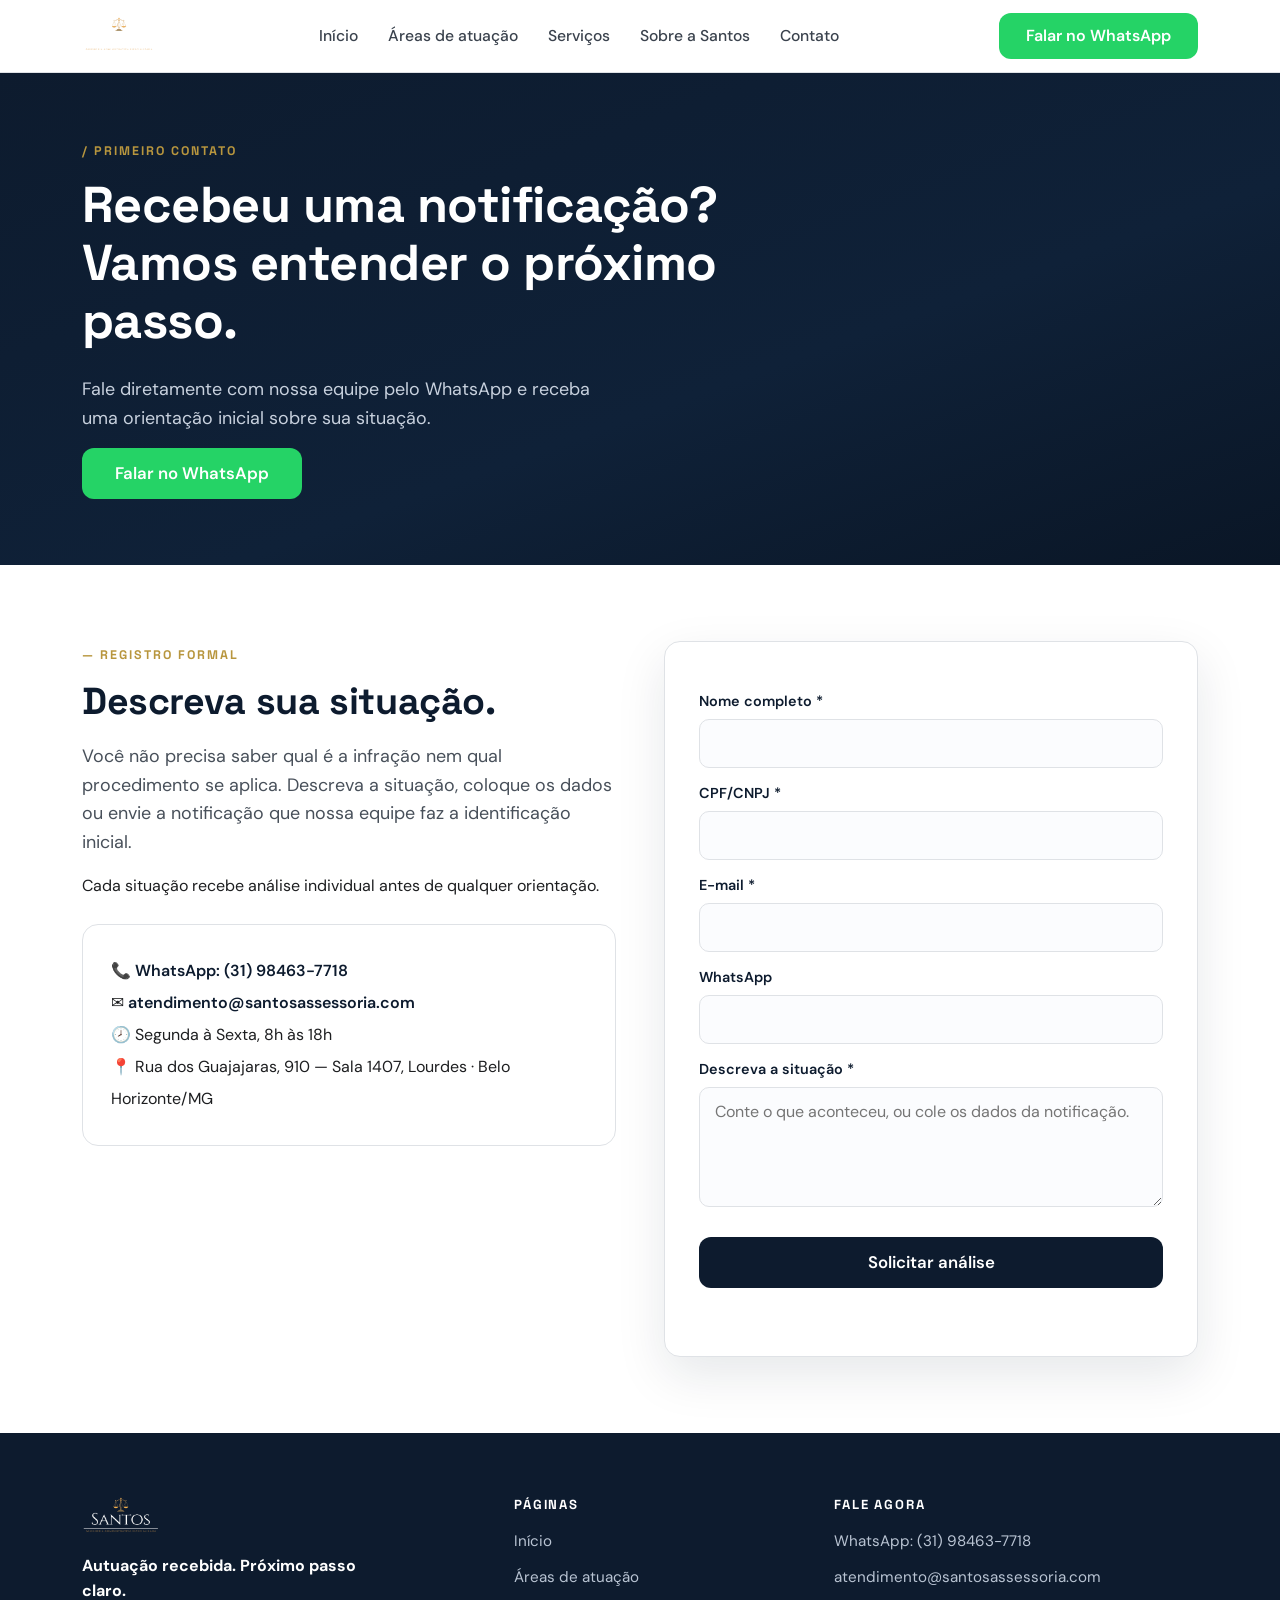
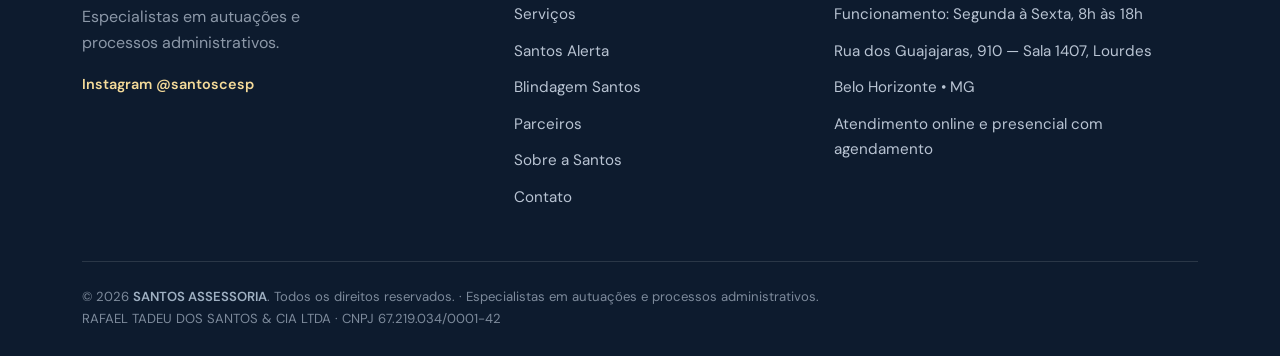
<file: contato.html>
<!doctype html>
<html lang="pt-BR">
<head>
<meta charset="utf-8">
<meta name="viewport" content="width=device-width, initial-scale=1">
<title>Contato — Santos Assessoria</title>
<meta name="description" content="Fale com a Santos Assessoria. Descreva sua situação ou envie a notificação e nossa equipe faz a identificação inicial e orienta os próximos passos.">
<link rel="preconnect" href="https://fonts.googleapis.com">
<link rel="preconnect" href="https://fonts.gstatic.com" crossorigin>
<link href="https://fonts.googleapis.com/css2?family=DM+Sans:wght@400;500;600;700&family=Space+Grotesk:wght@500;600;700&display=swap" rel="stylesheet">
<link rel="icon" href="assets/img/logo.png">
<link rel="stylesheet" href="assets/css/style.css">
</head>
<body>

<header class="site-header">
  <div class="container">
    <nav class="nav">
      <a class="nav__logo" href="index.html"><img src="assets/img/logo.png" alt="Santos Assessoria"></a>
      <ul class="nav__links">
        <li><a href="index.html">Início</a></li>
        <li><a href="areas-de-atuacao.html">Áreas de atuação</a></li>
        <li><a href="servicos.html">Serviços</a></li>
        <li><a href="sobre-a-santos.html">Sobre a Santos</a></li>
        <li><a href="contato.html">Contato</a></li>
      </ul>
      <div class="nav__cta">
        <a class="btn btn--wa" href="https://wa.me/5531984637718?text=Gostaria%20de%20saber%20como%20agir%20em%20rela%C3%A7%C3%A3o%20a%20uma%20notifica%C3%A7%C3%A3o." target="_blank" rel="noopener">Falar no WhatsApp</a>
        <button class="nav__toggle" aria-label="Menu">
          <svg viewBox="0 0 24 24" fill="none" stroke="currentColor" stroke-width="2"><path d="M3 6h18M3 12h18M3 18h18"/></svg>
        </button>
      </div>
    </nav>
  </div>
</header>

<!-- HERO -->
<section class="hero" style="padding:64px 0 66px">
  <div class="container">
    <div class="mw720">
      <span class="eyebrow">/ Primeiro contato</span>
      <h1>Recebeu uma notificação? Vamos entender o próximo passo.</h1>
      <p class="lead">Fale diretamente com nossa equipe pelo WhatsApp e receba uma orientação inicial sobre sua situação.</p>
      <div class="hero__actions">
        <a class="btn btn--wa btn--lg" href="https://wa.me/5531984637718?text=Gostaria%20de%20saber%20como%20agir%20em%20rela%C3%A7%C3%A3o%20a%20uma%20notifica%C3%A7%C3%A3o." target="_blank" rel="noopener">Falar no WhatsApp</a>
      </div>
    </div>
  </div>
</section>

<!-- FORMULÁRIO -->
<section class="section">
  <div class="container">
    <div class="grid grid-2" style="gap:48px;align-items:start">
      <div>
        <span class="eyebrow">— Registro formal</span>
        <h2>Descreva sua situação.</h2>
        <p class="lead">Você não precisa saber qual é a infração nem qual procedimento se aplica. Descreva a situação, coloque os dados ou envie a notificação que nossa equipe faz a identificação inicial.</p>
        <p>Cada situação recebe análise individual antes de qualquer orientação.</p>
        <div class="card" style="margin-top:26px;box-shadow:none">
          <ul style="list-style:none;padding:0;margin:0;line-height:2">
            <li>📞 <a href="https://wa.me/5531984637718" target="_blank" rel="noopener" style="color:var(--navy);font-weight:600">WhatsApp: (31) 98463-7718</a></li>
            <li>✉️ <a href="mailto:atendimento@santosassessoria.com" style="color:var(--navy);font-weight:600">atendimento@santosassessoria.com</a></li>
            <li>🕗 Segunda à Sexta, 8h às 18h</li>
            <li>📍 Rua dos Guajajaras, 910 — Sala 1407, Lourdes · Belo Horizonte/MG</li>
          </ul>
        </div>
      </div>
      <form class="form" id="form-contato" method="post" action="enviar.php">
        <label for="f-nome">Nome completo *</label>
        <input id="f-nome" name="nome" type="text" required autocomplete="name">
        <label for="f-doc">CPF/CNPJ *</label>
        <input id="f-doc" name="documento" type="text" required inputmode="numeric">
        <label for="f-email">E-mail *</label>
        <input id="f-email" name="email" type="email" required autocomplete="email">
        <label for="f-wa">WhatsApp</label>
        <input id="f-wa" name="whatsapp" type="tel" inputmode="numeric" autocomplete="tel">
        <label for="f-msg">Descreva a situação *</label>
        <textarea id="f-msg" name="mensagem" required placeholder="Conte o que aconteceu, ou cole os dados da notificação."></textarea>
        <!-- anti-spam simples (campo escondido; bots preenchem) -->
        <input type="text" name="website" tabindex="-1" autocomplete="off" style="position:absolute;left:-9999px" aria-hidden="true">
        <button type="submit" class="btn btn--navy btn--lg">Solicitar análise</button>
        <div class="form__msg" id="form-msg"></div>
      </form>
    </div>
  </div>
</section>

<footer class="site-footer">
  <div class="container">
    <div class="footer__grid">
      <div class="footer__brand">
        <img src="assets/img/logo.png" alt="Santos Assessoria">
        <p><b style="color:#fff">Autuação recebida. Próximo passo claro.</b><br>Especialistas em autuações e processos administrativos.</p>
        <a href="https://www.instagram.com/santoscesp/" target="_blank" rel="noopener" style="color:var(--gold-soft);font-weight:600;font-size:.9rem">Instagram @santoscesp</a>
      </div>
      <div class="footer__col">
        <h4>Páginas</h4>
        <ul>
          <li><a href="index.html">Início</a></li>
          <li><a href="areas-de-atuacao.html">Áreas de atuação</a></li>
          <li><a href="servicos.html">Serviços</a></li>
          <li><a href="santos-alerta.html">Santos Alerta</a></li>
          <li><a href="blindagem-santos.html">Blindagem Santos</a></li>
          <li><a href="parceiros.html">Parceiros</a></li>
          <li><a href="sobre-a-santos.html">Sobre a Santos</a></li>
          <li><a href="contato.html">Contato</a></li>
        </ul>
      </div>
      <div class="footer__col">
        <h4>Fale agora</h4>
        <ul>
          <li><a href="https://wa.me/5531984637718" target="_blank" rel="noopener">WhatsApp: (31) 98463-7718</a></li>
          <li><a href="mailto:atendimento@santosassessoria.com">atendimento@santosassessoria.com</a></li>
          <li><span>Funcionamento: Segunda à Sexta, 8h às 18h</span></li>
          <li><span>Rua dos Guajajaras, 910 — Sala 1407, Lourdes</span></li>
          <li><span>Belo Horizonte • MG</span></li>
          <li><span>Atendimento online e presencial com agendamento</span></li>
        </ul>
      </div>
    </div>
    <div class="footer__bottom">
      © 2026 <b>SANTOS ASSESSORIA</b>. Todos os direitos reservados. · Especialistas em autuações e processos administrativos.<br>
      RAFAEL TADEU DOS SANTOS &amp; CIA LTDA · CNPJ 67.219.034/0001-42
    </div>
  </div>
</footer>

<script src="assets/js/site.js"></script>
</body>
</html>
</file>
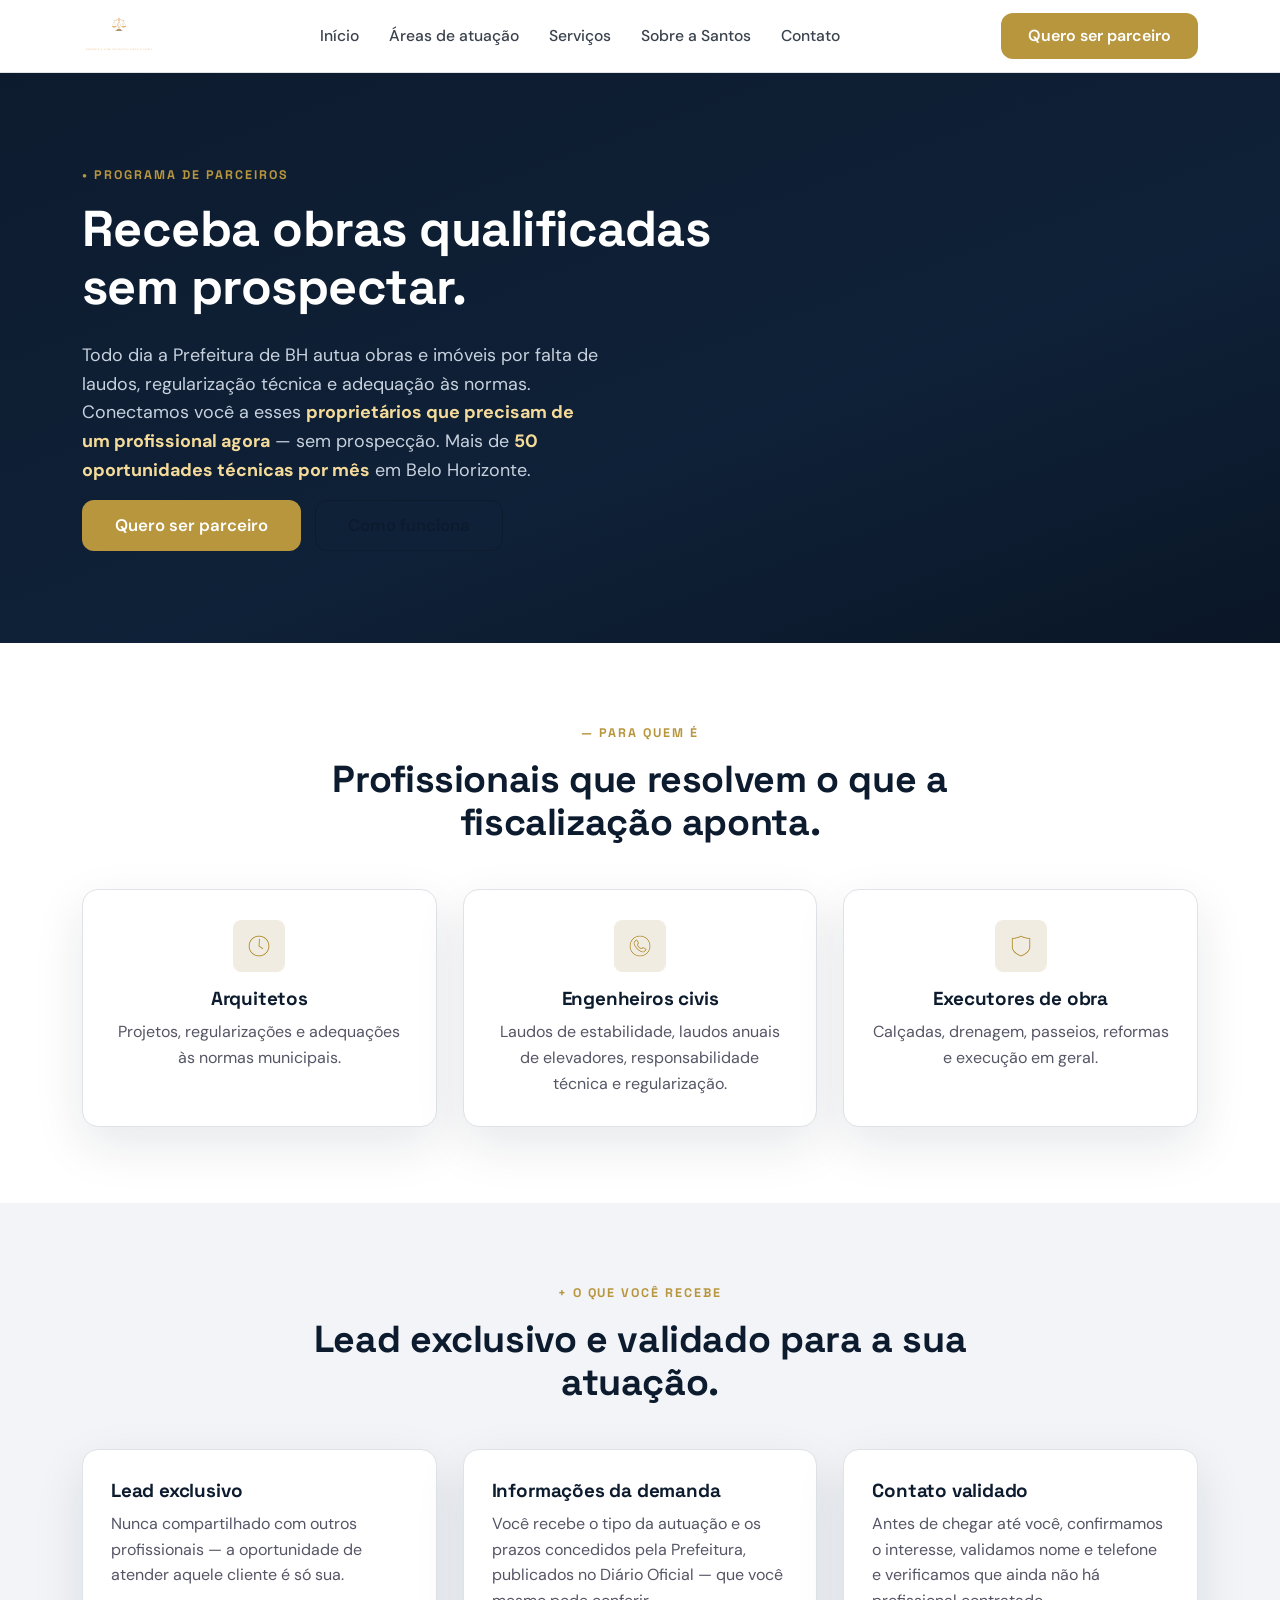
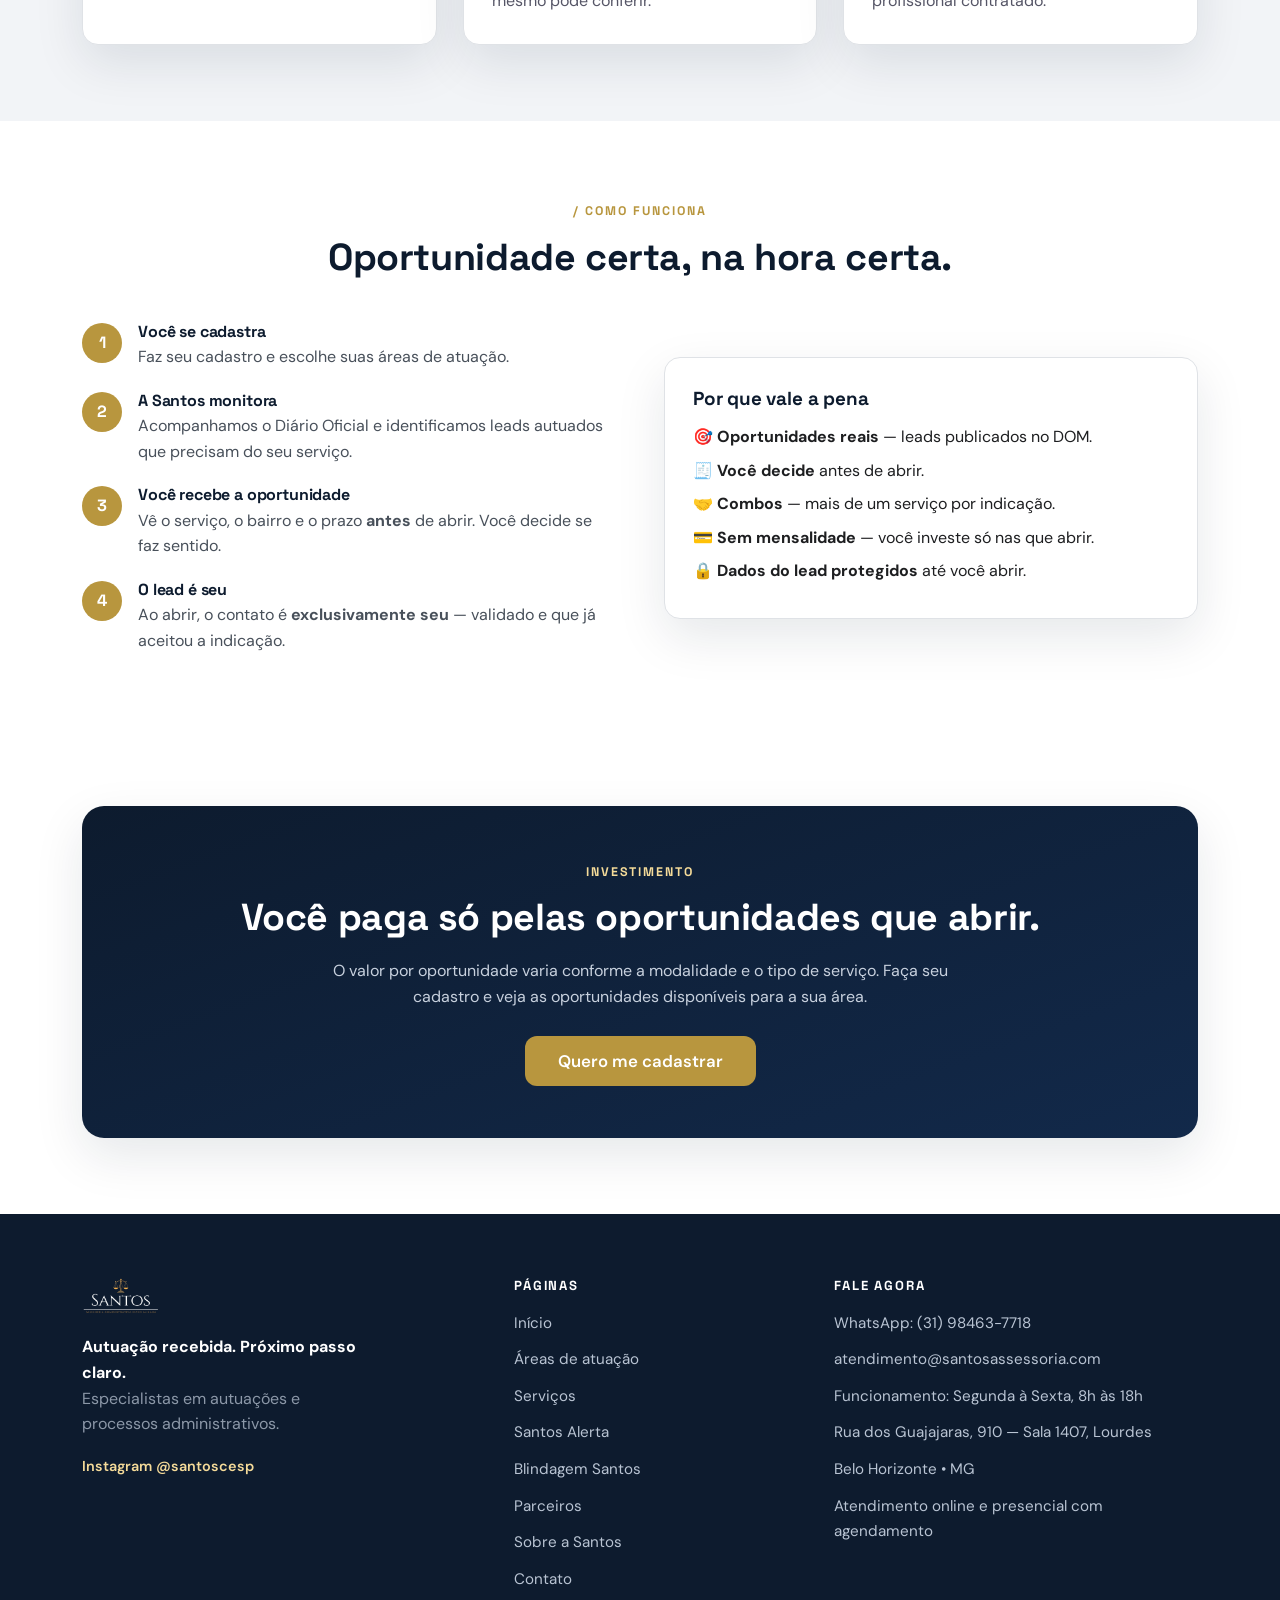
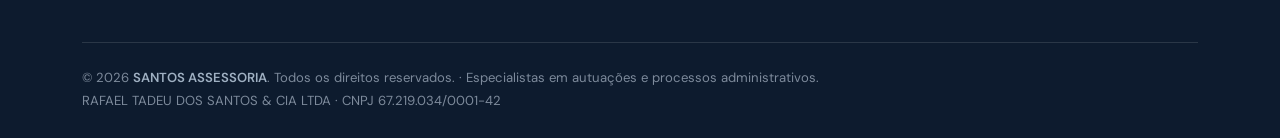
<file: parceiros.html>
<!doctype html>
<html lang="pt-BR">
<head>
<meta charset="utf-8">
<meta name="viewport" content="width=device-width, initial-scale=1">
<title>Parceiros — Receba obras qualificadas | Santos Assessoria</title>
<meta name="description" content="Programa de parceiros da Santos Assessoria para arquitetos, engenheiros civis e executores de obra. Receba oportunidades qualificadas de leads autuados que precisam do seu serviço — sem prospectar.">
<link rel="preconnect" href="https://fonts.googleapis.com">
<link rel="preconnect" href="https://fonts.gstatic.com" crossorigin>
<link href="https://fonts.googleapis.com/css2?family=DM+Sans:wght@400;500;600;700&family=Space+Grotesk:wght@500;600;700&display=swap" rel="stylesheet">
<link rel="icon" href="assets/img/logo.png">
<link rel="stylesheet" href="assets/css/style.css">
</head>
<body>

<header class="site-header">
  <div class="container">
    <nav class="nav">
      <a class="nav__logo" href="index.html"><img src="assets/img/logo.png" alt="Santos Assessoria"></a>
      <ul class="nav__links">
        <li><a href="index.html">Início</a></li>
        <li><a href="areas-de-atuacao.html">Áreas de atuação</a></li>
        <li><a href="servicos.html">Serviços</a></li>
        <li><a href="sobre-a-santos.html">Sobre a Santos</a></li>
        <li><a href="contato.html">Contato</a></li>
      </ul>
      <div class="nav__cta">
        <a class="btn btn--gold" href="https://script.google.com/macros/s/AKfycbxdNZXtUdpG38yGytdVRdeuKuyusysL27D3Yga5P9DdO1UmybKlx7Gj4q206d-VMMWcZA/exec?p=parceiro" target="_blank" rel="noopener">Quero ser parceiro</a>
        <button class="nav__toggle" aria-label="Menu">
          <svg viewBox="0 0 24 24" fill="none" stroke="currentColor" stroke-width="2"><path d="M3 6h18M3 12h18M3 18h18"/></svg>
        </button>
      </div>
    </nav>
  </div>
</header>

<!-- HERO -->
<section class="hero">
  <div class="container">
    <div class="mw720">
      <span class="eyebrow">• Programa de parceiros</span>
      <h1>Receba obras qualificadas sem prospectar.</h1>
      <p class="lead">Todo dia a Prefeitura de BH autua obras e imóveis por falta de laudos, regularização técnica e adequação às normas. Conectamos você a esses <b style="color:var(--gold-soft)">proprietários que precisam de um profissional agora</b> — sem prospecção. Mais de <b style="color:var(--gold-soft)">50 oportunidades técnicas por mês</b> em Belo Horizonte.</p>
      <div class="hero__actions">
        <a class="btn btn--gold btn--lg" href="https://script.google.com/macros/s/AKfycbxdNZXtUdpG38yGytdVRdeuKuyusysL27D3Yga5P9DdO1UmybKlx7Gj4q206d-VMMWcZA/exec?p=parceiro" target="_blank" rel="noopener">Quero ser parceiro</a>
        <a class="btn btn--ghost btn--lg" href="#como">Como funciona</a>
      </div>
    </div>
  </div>
</section>

<!-- PARA QUEM -->
<section class="section">
  <div class="container">
    <div class="center mw720 mx-auto" style="margin-bottom:44px">
      <span class="eyebrow">— Para quem é</span>
      <h2>Profissionais que resolvem o que a fiscalização aponta.</h2>
    </div>
    <div class="grid grid-3">
      <article class="card center"><img class="card__icon mx-auto" src="assets/img/icon-site-1.png" alt="" style="margin-left:auto;margin-right:auto"><h3>Arquitetos</h3><p>Projetos, regularizações e adequações às normas municipais.</p></article>
      <article class="card center"><img class="card__icon mx-auto" src="assets/img/icon-site-2.png" alt="" style="margin-left:auto;margin-right:auto"><h3>Engenheiros civis</h3><p>Laudos de estabilidade, laudos anuais de elevadores, responsabilidade técnica e regularização.</p></article>
      <article class="card center"><img class="card__icon mx-auto" src="assets/img/icon-site-3.png" alt="" style="margin-left:auto;margin-right:auto"><h3>Executores de obra</h3><p>Calçadas, drenagem, passeios, reformas e execução em geral.</p></article>
    </div>
  </div>
</section>

<!-- O QUE VOCÊ RECEBE -->
<section class="section section--soft">
  <div class="container">
    <div class="center mw720 mx-auto" style="margin-bottom:44px">
      <span class="eyebrow">+ O que você recebe</span>
      <h2>Lead exclusivo e validado para a sua atuação.</h2>
    </div>
    <div class="grid grid-3">
      <article class="card"><h3>Lead exclusivo</h3><p>Nunca compartilhado com outros profissionais — a oportunidade de atender aquele cliente é só sua.</p></article>
      <article class="card"><h3>Informações da demanda</h3><p>Você recebe o tipo da autuação e os prazos concedidos pela Prefeitura, publicados no Diário Oficial — que você mesmo pode conferir.</p></article>
      <article class="card"><h3>Contato validado</h3><p>Antes de chegar até você, confirmamos o interesse, validamos nome e telefone e verificamos que ainda não há profissional contratado.</p></article>
    </div>
  </div>
</section>

<!-- COMO FUNCIONA -->
<section class="section" id="como">
  <div class="container">
    <div class="center mw720 mx-auto" style="margin-bottom:44px">
      <span class="eyebrow">/ Como funciona</span>
      <h2>Oportunidade certa, na hora certa.</h2>
    </div>
    <div class="grid grid-2" style="gap:48px">
      <div class="numlist">
        <div class="numrow"><div class="numbadge numbadge--gold">1</div><div><h4>Você se cadastra</h4><p>Faz seu cadastro e escolhe suas áreas de atuação.</p></div></div>
        <div class="numrow"><div class="numbadge numbadge--gold">2</div><div><h4>A Santos monitora</h4><p>Acompanhamos o Diário Oficial e identificamos leads autuados que precisam do seu serviço.</p></div></div>
        <div class="numrow"><div class="numbadge numbadge--gold">3</div><div><h4>Você recebe a oportunidade</h4><p>Vê o serviço, o bairro e o prazo <b>antes</b> de abrir. Você decide se faz sentido.</p></div></div>
        <div class="numrow"><div class="numbadge numbadge--gold">4</div><div><h4>O lead é seu</h4><p>Ao abrir, o contato é <b>exclusivamente seu</b> — validado e que já aceitou a indicação.</p></div></div>
      </div>
      <div class="card" style="align-self:center">
        <h3 style="color:var(--navy)">Por que vale a pena</h3>
        <ul style="list-style:none;padding:0;margin:0;line-height:2.1">
          <li>🎯 <b>Oportunidades reais</b> — leads publicados no DOM.</li>
          <li>🧾 <b>Você decide</b> antes de abrir.</li>
          <li>🤝 <b>Combos</b> — mais de um serviço por indicação.</li>
          <li>💳 <b>Sem mensalidade</b> — você investe só nas que abrir.</li>
          <li>🔒 <b>Dados do lead protegidos</b> até você abrir.</li>
        </ul>
      </div>
    </div>
  </div>
</section>

<!-- VALORES -->
<section class="section">
  <div class="container">
    <div class="cta-band" style="background:linear-gradient(160deg,#0d1b2e,#12294a)">
      <span class="eyebrow" style="color:var(--gold-soft)">Investimento</span>
      <h2>Você paga só pelas oportunidades que abrir.</h2>
      <p>O valor por oportunidade varia conforme a modalidade e o tipo de serviço. Faça seu cadastro e veja as oportunidades disponíveis para a sua área.</p>
      <a class="btn btn--gold btn--lg" href="https://script.google.com/macros/s/AKfycbxdNZXtUdpG38yGytdVRdeuKuyusysL27D3Yga5P9DdO1UmybKlx7Gj4q206d-VMMWcZA/exec?p=parceiro" target="_blank" rel="noopener">Quero me cadastrar</a>
    </div>
  </div>
</section>

<footer class="site-footer">
  <div class="container">
    <div class="footer__grid">
      <div class="footer__brand">
        <img src="assets/img/logo.png" alt="Santos Assessoria">
        <p><b style="color:#fff">Autuação recebida. Próximo passo claro.</b><br>Especialistas em autuações e processos administrativos.</p>
        <a href="https://www.instagram.com/santoscesp/" target="_blank" rel="noopener" style="color:var(--gold-soft);font-weight:600;font-size:.9rem">Instagram @santoscesp</a>
      </div>
      <div class="footer__col">
        <h4>Páginas</h4>
        <ul>
          <li><a href="index.html">Início</a></li>
          <li><a href="areas-de-atuacao.html">Áreas de atuação</a></li>
          <li><a href="servicos.html">Serviços</a></li>
          <li><a href="santos-alerta.html">Santos Alerta</a></li>
          <li><a href="blindagem-santos.html">Blindagem Santos</a></li>
          <li><a href="parceiros.html">Parceiros</a></li>
          <li><a href="sobre-a-santos.html">Sobre a Santos</a></li>
          <li><a href="contato.html">Contato</a></li>
        </ul>
      </div>
      <div class="footer__col">
        <h4>Fale agora</h4>
        <ul>
          <li><a href="https://wa.me/5531984637718" target="_blank" rel="noopener">WhatsApp: (31) 98463-7718</a></li>
          <li><a href="mailto:atendimento@santosassessoria.com">atendimento@santosassessoria.com</a></li>
          <li><span>Funcionamento: Segunda à Sexta, 8h às 18h</span></li>
          <li><span>Rua dos Guajajaras, 910 — Sala 1407, Lourdes</span></li>
          <li><span>Belo Horizonte • MG</span></li>
          <li><span>Atendimento online e presencial com agendamento</span></li>
        </ul>
      </div>
    </div>
    <div class="footer__bottom">
      © 2026 <b>SANTOS ASSESSORIA</b>. Todos os direitos reservados. · Especialistas em autuações e processos administrativos.<br>
      RAFAEL TADEU DOS SANTOS &amp; CIA LTDA · CNPJ 67.219.034/0001-42
    </div>
  </div>
</footer>

<script src="assets/js/site.js"></script>
</body>
</html>
</file>
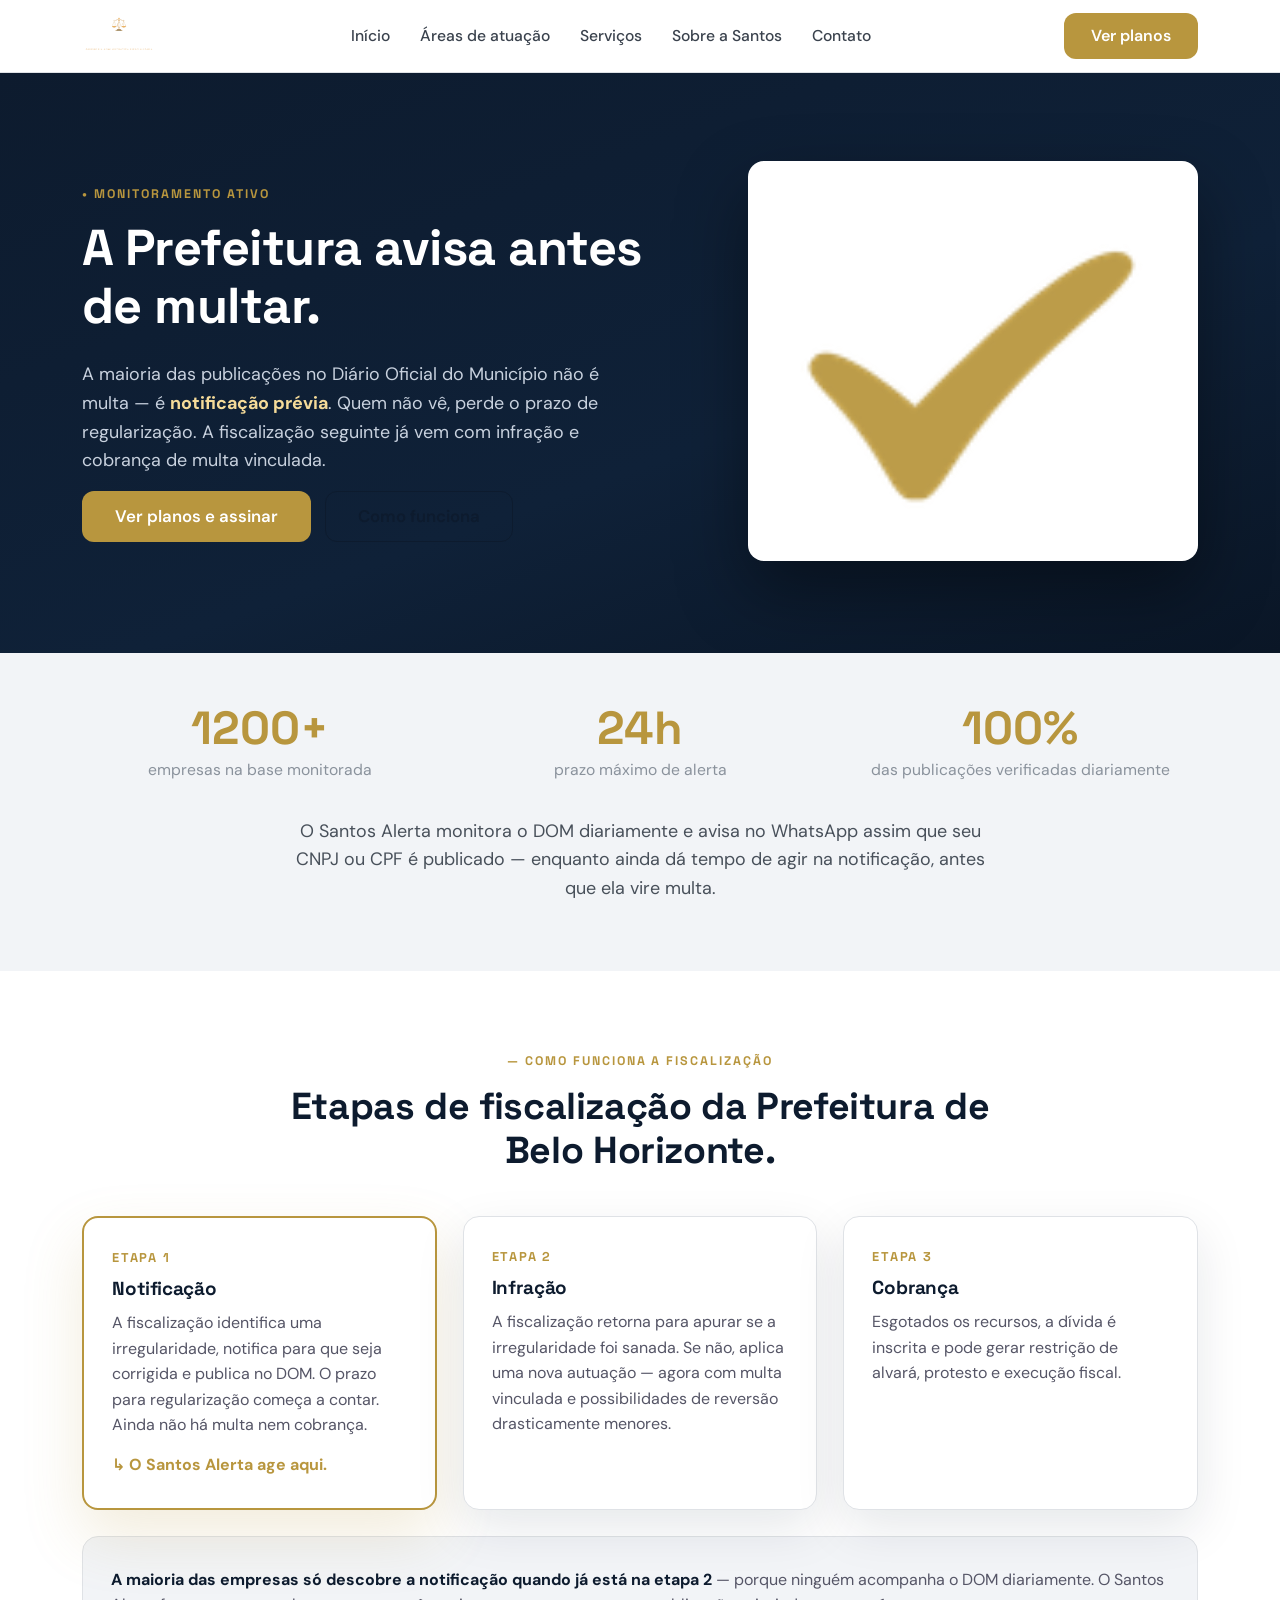
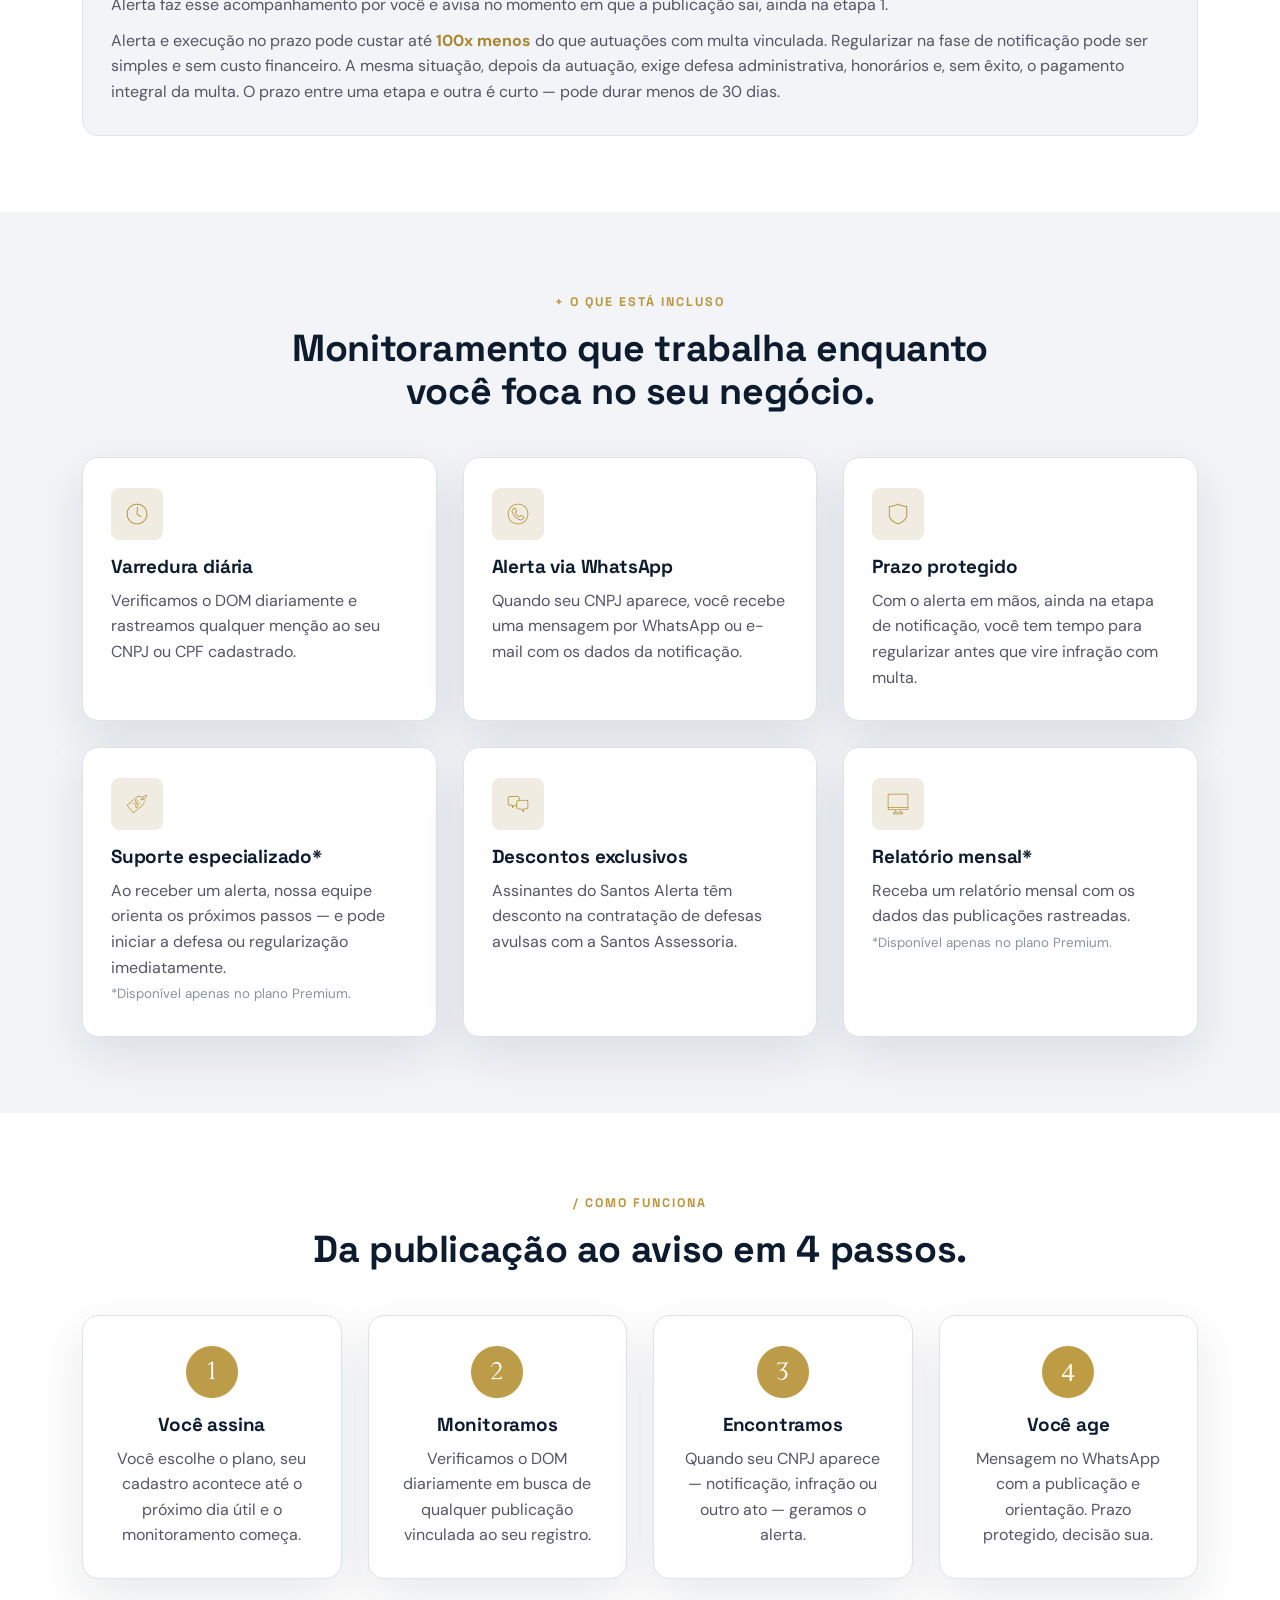
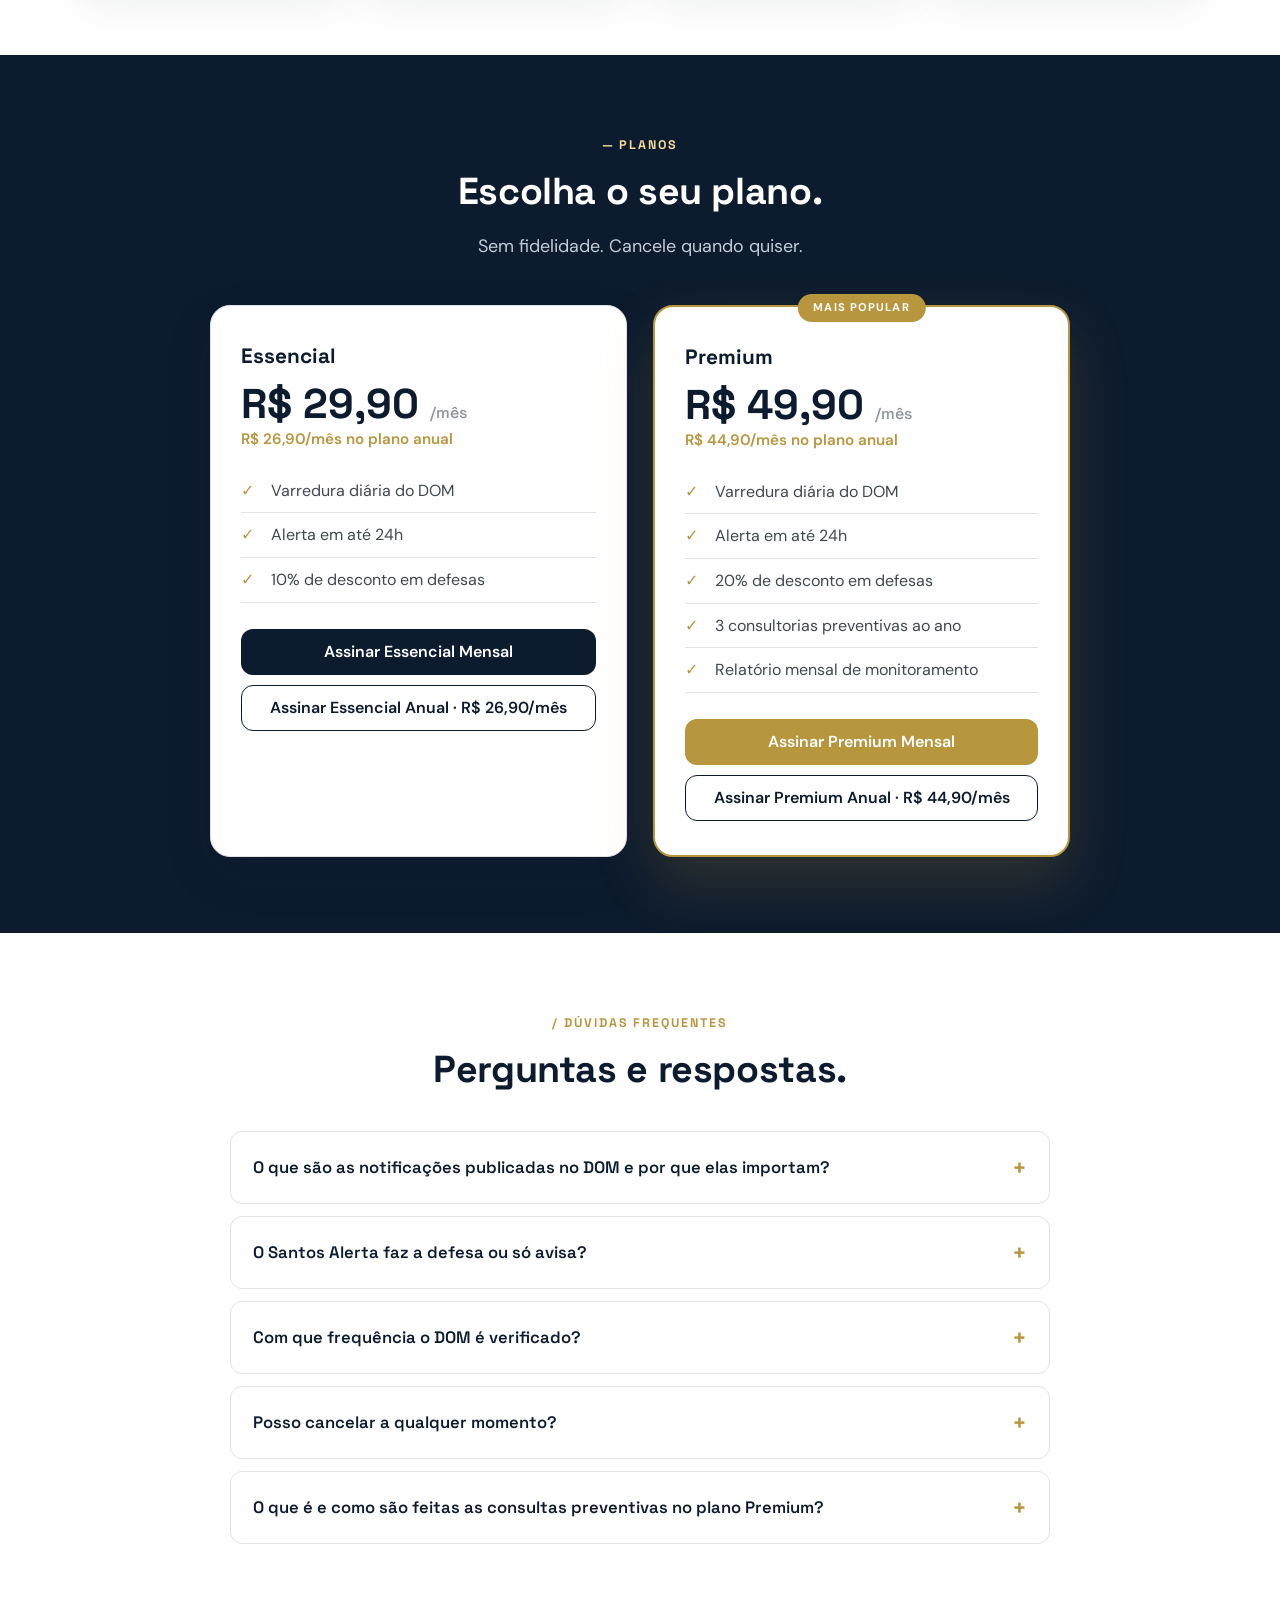
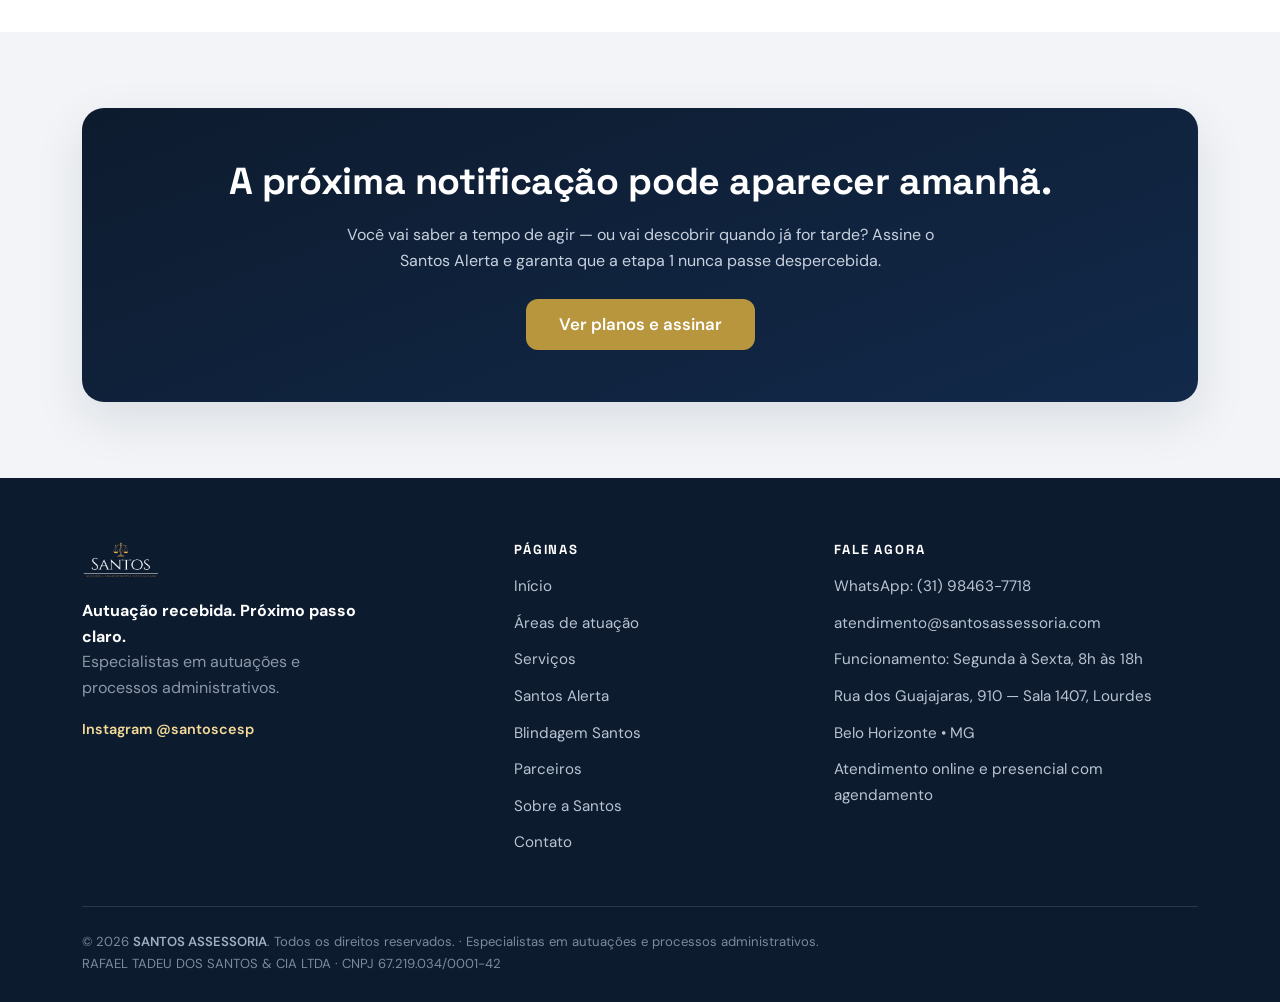
<file: santos-alerta.html>
<!doctype html>
<html lang="pt-BR">
<head>
<meta charset="utf-8">
<meta name="viewport" content="width=device-width, initial-scale=1">
<title>Santos Alerta — Monitoramento do Diário Oficial (DOM) de BH</title>
<meta name="description" content="A Prefeitura avisa antes de multar. O Santos Alerta monitora o DOM diariamente e avisa no WhatsApp quando seu CNPJ ou CPF é publicado — ainda na fase de notificação.">
<link rel="preconnect" href="https://fonts.googleapis.com">
<link rel="preconnect" href="https://fonts.gstatic.com" crossorigin>
<link href="https://fonts.googleapis.com/css2?family=DM+Sans:wght@400;500;600;700&family=Space+Grotesk:wght@500;600;700&display=swap" rel="stylesheet">
<link rel="icon" href="assets/img/logo.png">
<link rel="stylesheet" href="assets/css/style.css">
</head>
<body>

<header class="site-header">
  <div class="container">
    <nav class="nav">
      <a class="nav__logo" href="index.html"><img src="assets/img/logo.png" alt="Santos Assessoria"></a>
      <ul class="nav__links">
        <li><a href="index.html">Início</a></li>
        <li><a href="areas-de-atuacao.html">Áreas de atuação</a></li>
        <li><a href="servicos.html">Serviços</a></li>
        <li><a href="sobre-a-santos.html">Sobre a Santos</a></li>
        <li><a href="contato.html">Contato</a></li>
      </ul>
      <div class="nav__cta">
        <a class="btn btn--gold" href="#planos">Ver planos</a>
        <button class="nav__toggle" aria-label="Menu">
          <svg viewBox="0 0 24 24" fill="none" stroke="currentColor" stroke-width="2"><path d="M3 6h18M3 12h18M3 18h18"/></svg>
        </button>
      </div>
    </nav>
  </div>
</header>

<!-- HERO -->
<section class="hero">
  <div class="container">
    <div class="hero__grid">
      <div>
        <span class="eyebrow">• Monitoramento ativo</span>
        <h1>A Prefeitura avisa antes de multar.</h1>
        <p class="lead">A maioria das publicações no Diário Oficial do Município não é multa — é <b style="color:var(--gold-soft)">notificação prévia</b>. Quem não vê, perde o prazo de regularização. A fiscalização seguinte já vem com infração e cobrança de multa vinculada.</p>
        <div class="hero__actions">
          <a class="btn btn--gold btn--lg" href="#planos">Ver planos e assinar</a>
          <a class="btn btn--ghost btn--lg" href="#como">Como funciona</a>
        </div>
      </div>
      <div class="hero__media"><img src="assets/img/home-alerta.png" alt="Santos Alerta" style="max-height:400px;object-fit:contain;background:#fff;padding:24px;border-radius:16px"></div>
    </div>
  </div>
</section>

<!-- STATS -->
<section class="section section--soft" style="padding:52px 0">
  <div class="container">
    <div class="stats">
      <div><div class="stat__n">1200+</div><div class="stat__l">empresas na base monitorada</div></div>
      <div><div class="stat__n">24h</div><div class="stat__l">prazo máximo de alerta</div></div>
      <div><div class="stat__n">100%</div><div class="stat__l">das publicações verificadas diariamente</div></div>
    </div>
    <p class="center lead mw720 mx-auto" style="margin-top:34px;color:#48505a">O Santos Alerta monitora o DOM diariamente e avisa no WhatsApp assim que seu CNPJ ou CPF é publicado — enquanto ainda dá tempo de agir na notificação, antes que ela vire multa.</p>
  </div>
</section>

<!-- FISCALIZAÇÃO -->
<section class="section" id="como">
  <div class="container">
    <div class="center mw720 mx-auto" style="margin-bottom:44px">
      <span class="eyebrow">— Como funciona a fiscalização</span>
      <h2>Etapas de fiscalização da Prefeitura de Belo Horizonte.</h2>
    </div>
    <div class="grid grid-3">
      <article class="card plan--pop" style="box-shadow:0 26px 60px rgba(184,150,62,.18)">
        <div class="step__num">Etapa 1</div>
        <h3>Notificação</h3>
        <p>A fiscalização identifica uma irregularidade, notifica para que seja corrigida e publica no DOM. O prazo para regularização começa a contar. Ainda não há multa nem cobrança.</p>
        <p style="margin-top:14px;color:var(--gold);font-weight:700">↳ O Santos Alerta age aqui.</p>
      </article>
      <article class="card">
        <div class="step__num">Etapa 2</div>
        <h3>Infração</h3>
        <p>A fiscalização retorna para apurar se a irregularidade foi sanada. Se não, aplica uma nova autuação — agora com multa vinculada e possibilidades de reversão drasticamente menores.</p>
      </article>
      <article class="card">
        <div class="step__num">Etapa 3</div>
        <h3>Cobrança</h3>
        <p>Esgotados os recursos, a dívida é inscrita e pode gerar restrição de alvará, protesto e execução fiscal.</p>
      </article>
    </div>
    <div class="card" style="margin-top:26px;background:var(--bg-soft);box-shadow:none">
      <p style="margin:0 0 10px"><b style="color:var(--navy)">A maioria das empresas só descobre a notificação quando já está na etapa 2</b> — porque ninguém acompanha o DOM diariamente. O Santos Alerta faz esse acompanhamento por você e avisa no momento em que a publicação sai, ainda na etapa 1.</p>
      <p style="margin:0;color:#556">Alerta e execução no prazo pode custar até <b style="color:var(--gold-2)">100x menos</b> do que autuações com multa vinculada. Regularizar na fase de notificação pode ser simples e sem custo financeiro. A mesma situação, depois da autuação, exige defesa administrativa, honorários e, sem êxito, o pagamento integral da multa. O prazo entre uma etapa e outra é curto — pode durar menos de 30 dias.</p>
    </div>
  </div>
</section>

<!-- O QUE ESTÁ INCLUSO -->
<section class="section section--soft">
  <div class="container">
    <div class="center mw720 mx-auto" style="margin-bottom:44px">
      <span class="eyebrow">+ O que está incluso</span>
      <h2>Monitoramento que trabalha enquanto você foca no seu negócio.</h2>
    </div>
    <div class="grid grid-3">
      <article class="card"><img class="card__icon" src="assets/img/icon-site-1.png" alt=""><h3>Varredura diária</h3><p>Verificamos o DOM diariamente e rastreamos qualquer menção ao seu CNPJ ou CPF cadastrado.</p></article>
      <article class="card"><img class="card__icon" src="assets/img/icon-site-2.png" alt=""><h3>Alerta via WhatsApp</h3><p>Quando seu CNPJ aparece, você recebe uma mensagem por WhatsApp ou e-mail com os dados da notificação.</p></article>
      <article class="card"><img class="card__icon" src="assets/img/icon-site-3.png" alt=""><h3>Prazo protegido</h3><p>Com o alerta em mãos, ainda na etapa de notificação, você tem tempo para regularizar antes que vire infração com multa.</p></article>
      <article class="card"><img class="card__icon" src="assets/img/icon-site-4.png" alt=""><h3>Suporte especializado*</h3><p>Ao receber um alerta, nossa equipe orienta os próximos passos — e pode iniciar a defesa ou regularização imediatamente.<br><small style="color:var(--muted)">*Disponível apenas no plano Premium.</small></p></article>
      <article class="card"><img class="card__icon" src="assets/img/icon-site-5.png" alt=""><h3>Descontos exclusivos</h3><p>Assinantes do Santos Alerta têm desconto na contratação de defesas avulsas com a Santos Assessoria.</p></article>
      <article class="card"><img class="card__icon" src="assets/img/icon-site-6.png" alt=""><h3>Relatório mensal*</h3><p>Receba um relatório mensal com os dados das publicações rastreadas.<br><small style="color:var(--muted)">*Disponível apenas no plano Premium.</small></p></article>
    </div>
  </div>
</section>

<!-- COMO FUNCIONA (4 passos) -->
<section class="section">
  <div class="container">
    <div class="center mw720 mx-auto" style="margin-bottom:44px">
      <span class="eyebrow">/ Como funciona</span>
      <h2>Da publicação ao aviso em 4 passos.</h2>
    </div>
    <div class="grid" style="grid-template-columns:repeat(4,1fr)">
      <article class="card center"><img class="card__icon mx-auto" src="assets/img/icon-number-1.png" alt="1" style="margin-left:auto;margin-right:auto"><h3>Você assina</h3><p>Você escolhe o plano, seu cadastro acontece até o próximo dia útil e o monitoramento começa.</p></article>
      <article class="card center"><img class="card__icon mx-auto" src="assets/img/icon-number-2.png" alt="2" style="margin-left:auto;margin-right:auto"><h3>Monitoramos</h3><p>Verificamos o DOM diariamente em busca de qualquer publicação vinculada ao seu registro.</p></article>
      <article class="card center"><img class="card__icon mx-auto" src="assets/img/icon-number-3.png" alt="3" style="margin-left:auto;margin-right:auto"><h3>Encontramos</h3><p>Quando seu CNPJ aparece — notificação, infração ou outro ato — geramos o alerta.</p></article>
      <article class="card center"><img class="card__icon mx-auto" src="assets/img/icon-number-4.svg" alt="4" style="margin-left:auto;margin-right:auto"><h3>Você age</h3><p>Mensagem no WhatsApp com a publicação e orientação. Prazo protegido, decisão sua.</p></article>
    </div>
  </div>
</section>

<!-- PLANOS -->
<section class="section section--navy" id="planos">
  <div class="container">
    <div class="center mw720 mx-auto" style="margin-bottom:44px">
      <span class="eyebrow">— Planos</span>
      <h2>Escolha o seu plano.</h2>
      <p class="lead">Sem fidelidade. Cancele quando quiser.</p>
    </div>
    <div class="plans">
      <div class="plan">
        <div class="plan__name">Essencial</div>
        <div class="plan__price">R$ 29,90 <small>/mês</small></div>
        <div class="plan__anual">R$ 26,90/mês no plano anual</div>
        <ul class="plan__list">
          <li>Varredura diária do DOM</li>
          <li>Alerta em até 24h</li>
          <li>10% de desconto em defesas</li>
        </ul>
        <a class="btn btn--navy" href="https://invoice.infinitepay.io/plans/rafael-tadeu-i7w/nBV5vsaaZg" target="_blank" rel="noopener">Assinar Essencial Mensal</a>
        <a class="btn btn--ghost" href="https://invoice.infinitepay.io/plans/rafael-tadeu-i7w/BJrcG7IRBp" target="_blank" rel="noopener" style="margin-top:10px">Assinar Essencial Anual · R$ 26,90/mês</a>
      </div>
      <div class="plan plan--pop">
        <div class="plan__flag">Mais popular</div>
        <div class="plan__name">Premium</div>
        <div class="plan__price">R$ 49,90 <small>/mês</small></div>
        <div class="plan__anual">R$ 44,90/mês no plano anual</div>
        <ul class="plan__list">
          <li>Varredura diária do DOM</li>
          <li>Alerta em até 24h</li>
          <li>20% de desconto em defesas</li>
          <li>3 consultorias preventivas ao ano</li>
          <li>Relatório mensal de monitoramento</li>
        </ul>
        <a class="btn btn--gold" href="https://invoice.infinitepay.io/plans/rafael-tadeu-i7w/5IZgQBLs7i" target="_blank" rel="noopener">Assinar Premium Mensal</a>
        <a class="btn btn--ghost" href="https://invoice.infinitepay.io/plans/rafael-tadeu-i7w/rjffeABjGv" target="_blank" rel="noopener" style="margin-top:10px">Assinar Premium Anual · R$ 44,90/mês</a>
      </div>
    </div>
  </div>
</section>

<!-- FAQ -->
<section class="section">
  <div class="container">
    <div class="center mw720 mx-auto" style="margin-bottom:40px">
      <span class="eyebrow">/ Dúvidas frequentes</span>
      <h2>Perguntas e respostas.</h2>
    </div>
    <div class="faq">
      <div class="faq__item"><button class="faq__q">O que são as notificações publicadas no DOM e por que elas importam?</button><div class="faq__a"><p>A maioria das publicações da Prefeitura não é multa — é uma notificação prévia informando que foi identificada uma irregularidade e concedendo prazo para regularização. Quem cumpre os prazos pode resolver a situação sem custos. Quem não vê a notificação e perde os prazos fica sujeito a outra autuação formal, mas essa vem com multa vinculada. É exatamente nessa janela que o Santos Alerta faz diferença.</p></div></div>
      <div class="faq__item"><button class="faq__q">O Santos Alerta faz a defesa ou só avisa?</button><div class="faq__a"><p>O Santos Alerta é um serviço de monitoramento e alerta. A defesa administrativa é um serviço separado da Santos Assessoria — oferecido de forma avulsa ou via plano Blindagem Santos. Ao receber o alerta, você pode acionar nossa equipe imediatamente para orientação ou início da defesa.</p></div></div>
      <div class="faq__item"><button class="faq__q">Com que frequência o DOM é verificado?</button><div class="faq__a"><p>A verificação é feita diariamente, em todos os dias em que o DOM é publicado. Nossa rotina de varredura é executada automaticamente e os alertas são gerados em seguida.</p></div></div>
      <div class="faq__item"><button class="faq__q">Posso cancelar a qualquer momento?</button><div class="faq__a"><p>Sim. Não há fidelidade mínima. Basta solicitar via e-mail e o plano é cancelado em até 48h.</p></div></div>
      <div class="faq__item"><button class="faq__q">O que é e como são feitas as consultas preventivas no plano Premium?</button><div class="faq__a"><p>As consultas preventivas são orientações emitidas pela nossa equipe técnica sobre o que você deve fazer em relação a alguma autuação ou tema específico apontado pelo usuário (disposição de mesas e cadeiras, toldo, passeio, AFL, engenho de publicidade...).</p></div></div>
    </div>
  </div>
</section>

<!-- CTA FINAL -->
<section class="section section--soft">
  <div class="container">
    <div class="cta-band">
      <h2>A próxima notificação pode aparecer amanhã.</h2>
      <p>Você vai saber a tempo de agir — ou vai descobrir quando já for tarde? Assine o Santos Alerta e garanta que a etapa 1 nunca passe despercebida.</p>
      <a class="btn btn--gold btn--lg" href="#planos">Ver planos e assinar</a>
    </div>
  </div>
</section>

<footer class="site-footer">
  <div class="container">
    <div class="footer__grid">
      <div class="footer__brand">
        <img src="assets/img/logo.png" alt="Santos Assessoria">
        <p><b style="color:#fff">Autuação recebida. Próximo passo claro.</b><br>Especialistas em autuações e processos administrativos.</p>
        <a href="https://www.instagram.com/santoscesp/" target="_blank" rel="noopener" style="color:var(--gold-soft);font-weight:600;font-size:.9rem">Instagram @santoscesp</a>
      </div>
      <div class="footer__col">
        <h4>Páginas</h4>
        <ul>
          <li><a href="index.html">Início</a></li>
          <li><a href="areas-de-atuacao.html">Áreas de atuação</a></li>
          <li><a href="servicos.html">Serviços</a></li>
          <li><a href="santos-alerta.html">Santos Alerta</a></li>
          <li><a href="blindagem-santos.html">Blindagem Santos</a></li>
          <li><a href="parceiros.html">Parceiros</a></li>
          <li><a href="sobre-a-santos.html">Sobre a Santos</a></li>
          <li><a href="contato.html">Contato</a></li>
        </ul>
      </div>
      <div class="footer__col">
        <h4>Fale agora</h4>
        <ul>
          <li><a href="https://wa.me/5531984637718" target="_blank" rel="noopener">WhatsApp: (31) 98463-7718</a></li>
          <li><a href="mailto:atendimento@santosassessoria.com">atendimento@santosassessoria.com</a></li>
          <li><span>Funcionamento: Segunda à Sexta, 8h às 18h</span></li>
          <li><span>Rua dos Guajajaras, 910 — Sala 1407, Lourdes</span></li>
          <li><span>Belo Horizonte • MG</span></li>
          <li><span>Atendimento online e presencial com agendamento</span></li>
        </ul>
      </div>
    </div>
    <div class="footer__bottom">
      © 2026 <b>SANTOS ASSESSORIA</b>. Todos os direitos reservados. · Especialistas em autuações e processos administrativos.<br>
      RAFAEL TADEU DOS SANTOS &amp; CIA LTDA · CNPJ 67.219.034/0001-42
    </div>
  </div>
</footer>

<script src="assets/js/site.js"></script>
</body>
</html>
</file>
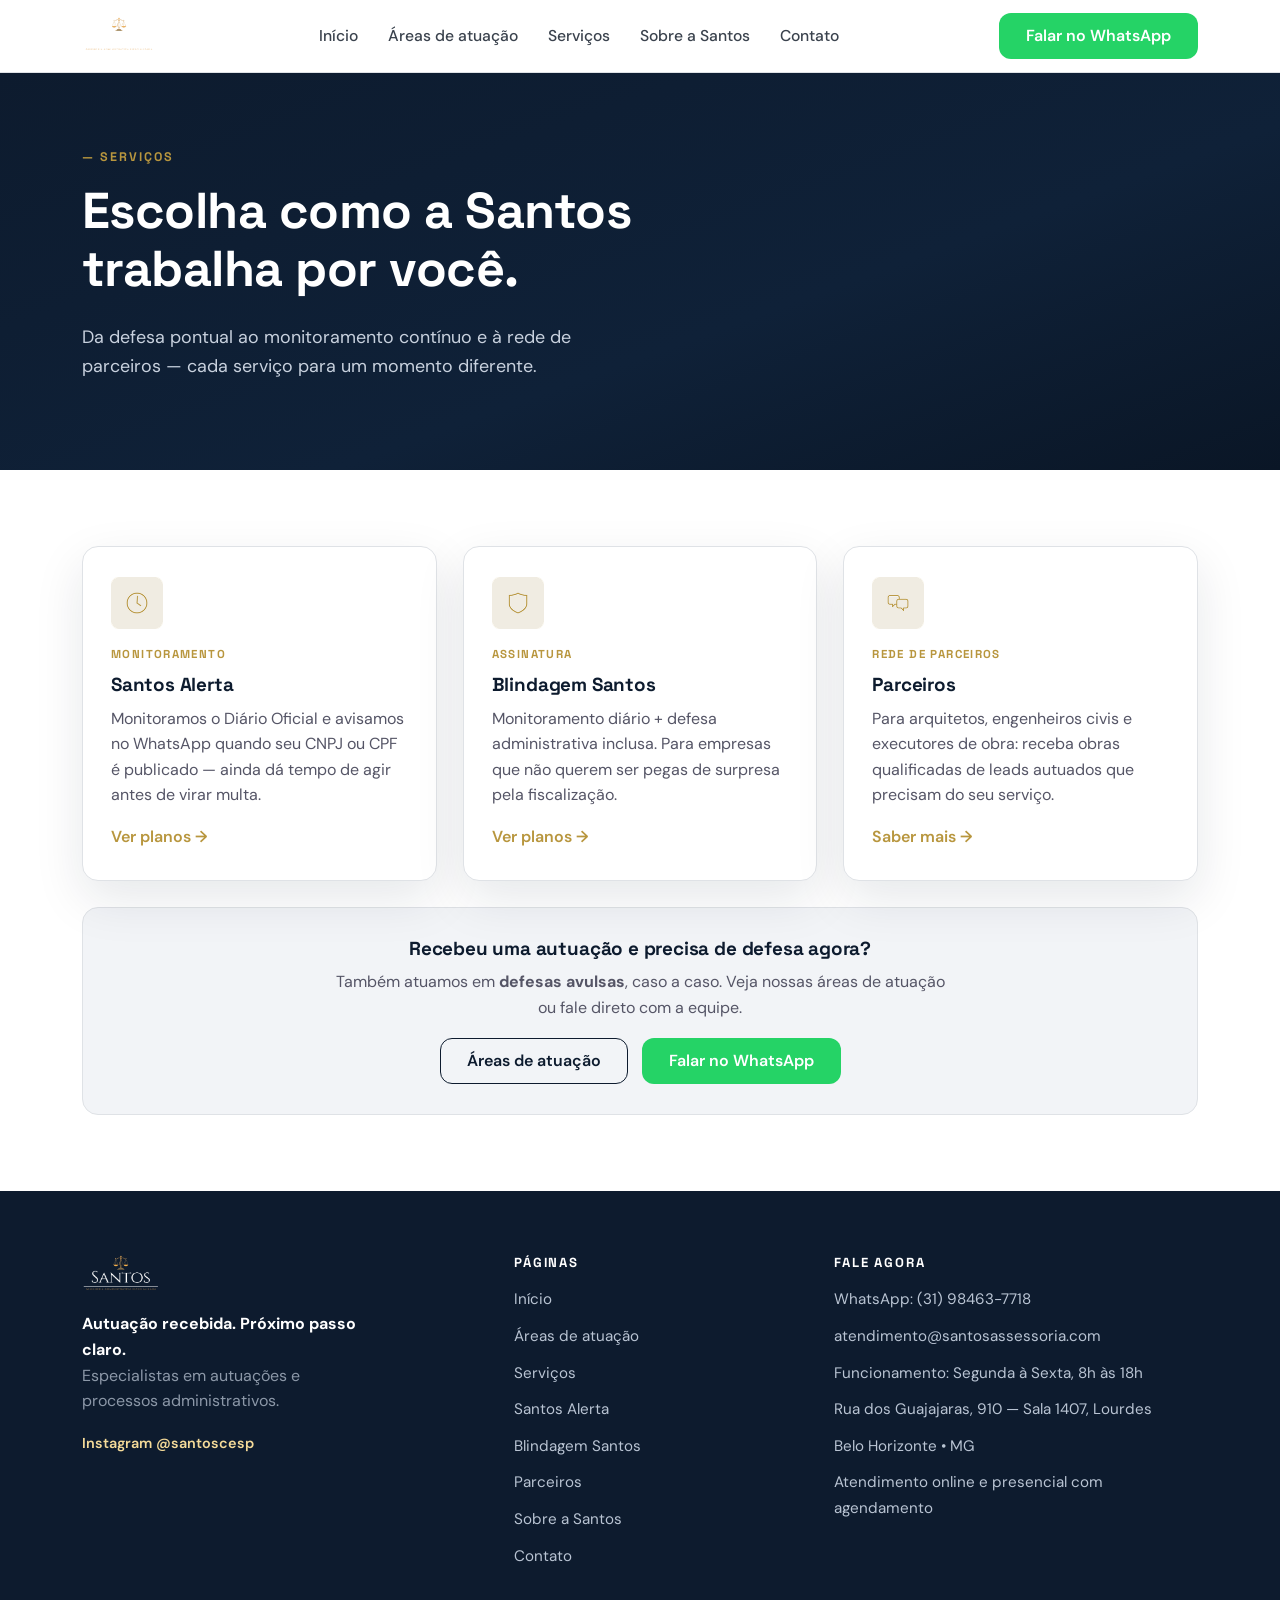
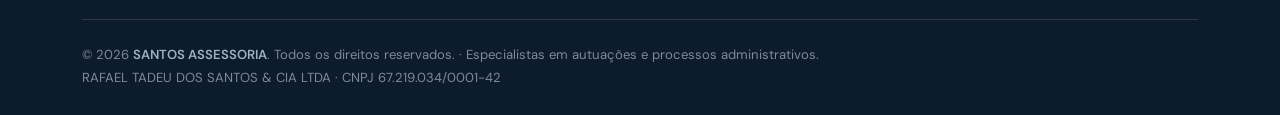
<file: servicos.html>
<!doctype html>
<html lang="pt-BR">
<head>
<meta charset="utf-8">
<meta name="viewport" content="width=device-width, initial-scale=1">
<title>Serviços — Santos Assessoria</title>
<meta name="description" content="Conheça os serviços da Santos Assessoria: Santos Alerta (monitoramento do DOM), Blindagem Santos (assinatura de defesa contínua) e o Programa de Parceiros.">
<link rel="preconnect" href="https://fonts.googleapis.com">
<link rel="preconnect" href="https://fonts.gstatic.com" crossorigin>
<link href="https://fonts.googleapis.com/css2?family=DM+Sans:wght@400;500;600;700&family=Space+Grotesk:wght@500;600;700&display=swap" rel="stylesheet">
<link rel="icon" href="assets/img/logo.png">
<link rel="stylesheet" href="assets/css/style.css">
</head>
<body>

<header class="site-header">
  <div class="container">
    <nav class="nav">
      <a class="nav__logo" href="index.html"><img src="assets/img/logo.png" alt="Santos Assessoria"></a>
      <ul class="nav__links">
        <li><a href="index.html">Início</a></li>
        <li><a href="areas-de-atuacao.html">Áreas de atuação</a></li>
        <li><a href="servicos.html">Serviços</a></li>
        <li><a href="sobre-a-santos.html">Sobre a Santos</a></li>
        <li><a href="contato.html">Contato</a></li>
      </ul>
      <div class="nav__cta">
        <a class="btn btn--wa" href="https://wa.me/5531984637718?text=Gostaria%20de%20saber%20como%20agir%20em%20rela%C3%A7%C3%A3o%20a%20uma%20notifica%C3%A7%C3%A3o." target="_blank" rel="noopener">Falar no WhatsApp</a>
        <button class="nav__toggle" aria-label="Menu">
          <svg viewBox="0 0 24 24" fill="none" stroke="currentColor" stroke-width="2"><path d="M3 6h18M3 12h18M3 18h18"/></svg>
        </button>
      </div>
    </nav>
  </div>
</header>

<!-- HERO -->
<section class="hero" style="padding:70px 0 74px">
  <div class="container">
    <div class="mw720">
      <span class="eyebrow">— Serviços</span>
      <h1>Escolha como a Santos trabalha por você.</h1>
      <p class="lead">Da defesa pontual ao monitoramento contínuo e à rede de parceiros — cada serviço para um momento diferente.</p>
    </div>
  </div>
</section>

<!-- CARDS -->
<section class="section">
  <div class="container">
    <div class="grid grid-3">

      <a class="card" href="santos-alerta.html" style="text-decoration:none">
        <img class="card__icon" src="assets/img/icon-site-1.png" alt="">
        <div class="card__tag">Monitoramento</div>
        <h3>Santos Alerta</h3>
        <p>Monitoramos o Diário Oficial e avisamos no WhatsApp quando seu CNPJ ou CPF é publicado — ainda dá tempo de agir antes de virar multa.</p>
        <p style="margin-top:16px"><span style="color:var(--gold);font-weight:600">Ver planos →</span></p>
      </a>

      <a class="card" href="blindagem-santos.html" style="text-decoration:none">
        <img class="card__icon" src="assets/img/icon-site-3.png" alt="">
        <div class="card__tag">Assinatura</div>
        <h3>Blindagem Santos</h3>
        <p>Monitoramento diário + defesa administrativa inclusa. Para empresas que não querem ser pegas de surpresa pela fiscalização.</p>
        <p style="margin-top:16px"><span style="color:var(--gold);font-weight:600">Ver planos →</span></p>
      </a>

      <a class="card" href="parceiros.html" style="text-decoration:none">
        <img class="card__icon" src="assets/img/icon-site-5.png" alt="">
        <div class="card__tag">Rede de parceiros</div>
        <h3>Parceiros</h3>
        <p>Para arquitetos, engenheiros civis e executores de obra: receba obras qualificadas de leads autuados que precisam do seu serviço.</p>
        <p style="margin-top:16px"><span style="color:var(--gold);font-weight:600">Saber mais →</span></p>
      </a>

    </div>

    <div class="card" style="margin-top:26px;background:var(--bg-soft);box-shadow:none;text-align:center">
      <h3 style="color:var(--navy)">Recebeu uma autuação e precisa de defesa agora?</h3>
      <p style="max-width:620px;margin:0 auto 18px">Também atuamos em <b>defesas avulsas</b>, caso a caso. Veja nossas áreas de atuação ou fale direto com a equipe.</p>
      <div class="hero__actions" style="justify-content:center">
        <a class="btn btn--ghost" href="areas-de-atuacao.html">Áreas de atuação</a>
        <a class="btn btn--wa" href="https://wa.me/5531984637718?text=Gostaria%20de%20saber%20como%20agir%20em%20rela%C3%A7%C3%A3o%20a%20uma%20notifica%C3%A7%C3%A3o." target="_blank" rel="noopener">Falar no WhatsApp</a>
      </div>
    </div>
  </div>
</section>

<footer class="site-footer">
  <div class="container">
    <div class="footer__grid">
      <div class="footer__brand">
        <img src="assets/img/logo.png" alt="Santos Assessoria">
        <p><b style="color:#fff">Autuação recebida. Próximo passo claro.</b><br>Especialistas em autuações e processos administrativos.</p>
        <a href="https://www.instagram.com/santoscesp/" target="_blank" rel="noopener" style="color:var(--gold-soft);font-weight:600;font-size:.9rem">Instagram @santoscesp</a>
      </div>
      <div class="footer__col">
        <h4>Páginas</h4>
        <ul>
          <li><a href="index.html">Início</a></li>
          <li><a href="areas-de-atuacao.html">Áreas de atuação</a></li>
          <li><a href="servicos.html">Serviços</a></li>
          <li><a href="santos-alerta.html">Santos Alerta</a></li>
          <li><a href="blindagem-santos.html">Blindagem Santos</a></li>
          <li><a href="parceiros.html">Parceiros</a></li>
          <li><a href="sobre-a-santos.html">Sobre a Santos</a></li>
          <li><a href="contato.html">Contato</a></li>
        </ul>
      </div>
      <div class="footer__col">
        <h4>Fale agora</h4>
        <ul>
          <li><a href="https://wa.me/5531984637718" target="_blank" rel="noopener">WhatsApp: (31) 98463-7718</a></li>
          <li><a href="mailto:atendimento@santosassessoria.com">atendimento@santosassessoria.com</a></li>
          <li><span>Funcionamento: Segunda à Sexta, 8h às 18h</span></li>
          <li><span>Rua dos Guajajaras, 910 — Sala 1407, Lourdes</span></li>
          <li><span>Belo Horizonte • MG</span></li>
          <li><span>Atendimento online e presencial com agendamento</span></li>
        </ul>
      </div>
    </div>
    <div class="footer__bottom">
      © 2026 <b>SANTOS ASSESSORIA</b>. Todos os direitos reservados. · Especialistas em autuações e processos administrativos.<br>
      RAFAEL TADEU DOS SANTOS &amp; CIA LTDA · CNPJ 67.219.034/0001-42
    </div>
  </div>
</footer>

<script src="assets/js/site.js"></script>
</body>
</html>
</file>
<file: assets/css/style.css>
/* ==========================================================================
   SANTOS ASSESSORIA — site institucional
   Reconstrução fiel do site (marca: navy + dourado, DM Sans + Space Grotesk)
   ========================================================================== */
:root{
  --navy:#0d1b2e;      --navy-2:#0f2138;   --ink:#1d1e20;
  --gold:#b8963e;      --gold-2:#a9852f;   --gold-soft:#f5db99;
  --bg:#ffffff;        --bg-soft:#f2f4f7;  --muted:#8a929c;
  --line:#dfe2e6;      --wa:#25d366;
  --maxw:1160px;
  --shadow:0 18px 50px rgba(13,27,46,.10);
  --radius:16px;
  font-synthesis:none;
}
*{box-sizing:border-box}
html{scroll-behavior:smooth}
body{
  margin:0;font-family:"DM Sans",system-ui,-apple-system,Segoe UI,Roboto,Arial,sans-serif;
  color:var(--ink);background:var(--bg);line-height:1.6;font-size:16px;
  -webkit-font-smoothing:antialiased;
}
h1,h2,h3,h4{font-family:"Space Grotesk","DM Sans",sans-serif;line-height:1.15;margin:0 0 .5em;color:var(--navy);font-weight:700;letter-spacing:-.01em}
h1{font-size:clamp(2rem,4.6vw,3.15rem)}
h2{font-size:clamp(1.6rem,3.4vw,2.35rem)}
h3{font-size:1.18rem}
p{margin:0 0 1rem}
a{color:inherit;text-decoration:none}
img{max-width:100%;display:block}
.container{max-width:var(--maxw);margin:0 auto;padding:0 22px}
.section{padding:76px 0}
.section--soft{background:var(--bg-soft)}
.section--navy{background:var(--navy);color:#eaf0f7}
.section--navy h1,.section--navy h2,.section--navy h3{color:#fff}
.center{text-align:center}
.mw720{max-width:720px}.mw640{max-width:640px}
.mx-auto{margin-left:auto;margin-right:auto}

/* ---- eyebrow / rótulos ---- */
.eyebrow{display:inline-block;font-family:"Space Grotesk",sans-serif;font-weight:700;
  font-size:.78rem;letter-spacing:.16em;text-transform:uppercase;color:var(--gold);margin-bottom:14px}
.section--navy .eyebrow{color:var(--gold-soft)}
.lead{font-size:1.12rem;color:#48505a}
.section--navy .lead{color:#c3ccd8}

/* ---- botões ---- */
.btn{display:inline-flex;align-items:center;gap:9px;font-weight:600;font-family:"DM Sans",sans-serif;
  padding:14px 26px;border-radius:12px;border:1.6px solid transparent;cursor:pointer;
  transition:.18s ease;font-size:1rem;line-height:1}
.btn--navy{background:var(--navy);color:#fff}
.btn--navy:hover{background:#16294a}
.btn--gold{background:var(--gold);color:#fff}
.btn--gold:hover{background:var(--gold-2)}
.btn--wa{background:var(--wa);color:#fff}
.btn--wa:hover{filter:brightness(.94)}
.btn--ghost{background:transparent;border-color:currentColor;color:var(--navy)}
.section--navy .btn--ghost{color:#fff}
.btn--ghost:hover{background:rgba(0,0,0,.05)}
.section--navy .btn--ghost:hover{background:rgba(255,255,255,.1)}
.btn--lg{padding:16px 32px;font-size:1.05rem}

/* ==========================================================================
   HEADER
   ========================================================================== */
.site-header{position:sticky;top:0;z-index:50;background:rgba(255,255,255,.92);
  backdrop-filter:blur(10px);border-bottom:1px solid var(--line)}
.nav{display:flex;align-items:center;justify-content:space-between;height:72px}
.nav__logo img{height:38px;width:auto}
.nav__links{display:flex;align-items:center;gap:30px;list-style:none;margin:0;padding:0}
.nav__links a{font-weight:500;color:#3a424d;font-size:.98rem;transition:color .15s}
.nav__links a:hover,.nav__links a.active{color:var(--navy)}
.nav__cta{display:flex;align-items:center;gap:14px}
.nav__toggle{display:none;background:none;border:0;cursor:pointer;padding:8px;color:var(--navy)}
.nav__toggle svg{width:26px;height:26px}

/* ==========================================================================
   HERO
   ========================================================================== */
.hero{background:linear-gradient(160deg,#0d1b2e 0%,#0f2138 60%,#0a1626 100%);color:#fff;
  padding:88px 0 92px;position:relative;overflow:hidden}
.hero__grid{display:grid;grid-template-columns:1.15fr .85fr;gap:56px;align-items:center}
.hero h1{color:#fff}
.hero .lead{color:#c8d1de;max-width:520px}
.hero__check{list-style:none;padding:0;margin:22px 0 30px;display:flex;flex-wrap:wrap;gap:10px 26px}
.hero__check li{font-weight:600;color:#eef3f9}
.hero__check li b{color:var(--gold-soft);font-weight:700;margin-right:6px}
.hero__actions{display:flex;flex-wrap:wrap;gap:14px}
.hero__media{position:relative}
.hero__media img{border-radius:var(--radius);box-shadow:0 30px 70px rgba(0,0,0,.4);width:100%;object-fit:cover;max-height:520px}

/* ==========================================================================
   CARDS / GRIDS
   ========================================================================== */
.grid{display:grid;gap:26px}
.grid-3{grid-template-columns:repeat(3,1fr)}
.grid-2{grid-template-columns:repeat(2,1fr)}
.card{background:#fff;border:1px solid var(--line);border-radius:var(--radius);padding:30px 28px;
  box-shadow:var(--shadow);transition:transform .18s,box-shadow .18s}
.card:hover{transform:translateY(-4px);box-shadow:0 26px 60px rgba(13,27,46,.14)}
.card__icon{width:52px;height:52px;object-fit:contain;margin-bottom:16px}
.card__tag{font-family:"Space Grotesk",sans-serif;font-size:.72rem;letter-spacing:.12em;
  text-transform:uppercase;color:var(--gold);font-weight:700;margin-bottom:10px}
.card p{color:#556;margin:0}
.card h3{margin-bottom:10px}

/* selo/numero de etapa */
.step__num{font-family:"Space Grotesk",sans-serif;font-weight:700;color:var(--gold);
  font-size:.8rem;letter-spacing:.14em;text-transform:uppercase;margin-bottom:10px}

/* stats */
.stats{display:grid;grid-template-columns:repeat(3,1fr);gap:24px;text-align:center}
.stat__n{font-family:"Space Grotesk",sans-serif;font-size:clamp(2rem,4vw,2.9rem);font-weight:700;color:var(--gold);line-height:1}
.stat__l{color:var(--muted);font-size:.98rem;margin-top:6px}
.section--navy .stat__l{color:#aeb9c7}

/* faixa CTA WhatsApp */
.cta-band{background:linear-gradient(160deg,#0d1b2e,#12294a);color:#fff;border-radius:22px;
  padding:52px 44px;text-align:center;box-shadow:var(--shadow)}
.cta-band h2{color:#fff}
.cta-band p{color:#c8d1de;max-width:620px;margin:0 auto 26px}

/* ==========================================================================
   PLANOS (Santos Alerta)
   ========================================================================== */
.plans{display:grid;grid-template-columns:repeat(2,1fr);gap:26px;max-width:860px;margin:0 auto}
.plan{background:#fff;border:1px solid var(--line);border-radius:20px;padding:34px 30px;position:relative;box-shadow:var(--shadow)}
.plan--pop{border:2px solid var(--gold);box-shadow:0 26px 60px rgba(184,150,62,.2)}
.plan__flag{position:absolute;top:-13px;left:50%;transform:translateX(-50%);background:var(--gold);
  color:#fff;font-size:.7rem;font-weight:700;letter-spacing:.1em;text-transform:uppercase;padding:5px 16px;border-radius:20px}
.plan__name{font-family:"Space Grotesk",sans-serif;font-weight:700;font-size:1.3rem;color:var(--navy)}
.plan__price{font-family:"Space Grotesk",sans-serif;font-size:2.6rem;font-weight:700;color:var(--navy);margin:10px 0 2px;line-height:1}
.plan__price small{font-size:1rem;font-weight:500;color:var(--muted)}
.plan__anual{color:var(--gold);font-weight:600;font-size:.95rem;margin-bottom:18px}
.plan__list{list-style:none;padding:0;margin:0 0 26px}
.plan__list li{padding:9px 0 9px 30px;position:relative;border-bottom:1px solid var(--line);color:#3f4750}
.plan__list li:before{content:"✓";position:absolute;left:0;top:9px;color:var(--gold);font-weight:800}
.plan .btn{width:100%;justify-content:center}
/* botão "anual" (contorno) fica dentro de cartão BRANCO, mas dentro da seção navy —
   forço navy pra não virar branco-no-branco (invisível). */
.plan .btn--ghost{color:var(--navy);border-color:var(--navy);background:transparent}
.plan .btn--ghost:hover{background:var(--navy);color:#fff}
.plan__both{display:flex;gap:12px;margin-top:12px}
.plan__both .btn{font-size:.9rem;padding:12px}

/* ==========================================================================
   FAQ
   ========================================================================== */
.faq{max-width:820px;margin:0 auto}
.faq__item{border:1px solid var(--line);border-radius:12px;margin-bottom:12px;background:#fff;overflow:hidden}
.faq__q{width:100%;text-align:left;background:none;border:0;cursor:pointer;padding:20px 22px;
  font-family:"Space Grotesk",sans-serif;font-weight:600;font-size:1.04rem;color:var(--navy);
  display:flex;justify-content:space-between;align-items:center;gap:16px}
.faq__q:after{content:"+";font-size:1.5rem;color:var(--gold);transition:transform .2s;flex-shrink:0}
.faq__item.open .faq__q:after{content:"−"}
.faq__a{max-height:0;overflow:hidden;transition:max-height .3s ease;color:#556}
.faq__a p{padding:0 22px 20px}

/* ==========================================================================
   FORMULÁRIO
   ========================================================================== */
.form{background:#fff;border:1px solid var(--line);border-radius:var(--radius);padding:34px;box-shadow:var(--shadow)}
.form label{display:block;font-weight:600;font-size:.9rem;color:var(--navy);margin:14px 0 6px}
.form input,.form textarea{width:100%;padding:13px 15px;border:1px solid var(--line);border-radius:10px;
  font-family:inherit;font-size:1rem;color:var(--ink);background:#fbfcfe;transition:border .15s}
.form input:focus,.form textarea:focus{outline:none;border-color:var(--gold)}
.form textarea{resize:vertical;min-height:120px}
.form .btn{width:100%;justify-content:center;margin-top:22px}
.form__msg{margin-top:14px;font-size:.95rem;min-height:20px}
.form__msg.ok{color:#1e7d43}.form__msg.err{color:#c0392b}

/* ==========================================================================
   FOOTER
   ========================================================================== */
.site-footer{background:var(--navy);color:#b9c4d3;padding:64px 0 26px}
.footer__grid{display:grid;grid-template-columns:1.4fr 1fr 1.3fr;gap:40px;padding-bottom:40px;border-bottom:1px solid rgba(255,255,255,.12)}
.footer__brand img{height:40px;margin-bottom:16px}
.footer__brand p{color:#8c98a8;max-width:280px}
.footer__col h4{color:#fff;font-size:.82rem;letter-spacing:.14em;text-transform:uppercase;margin-bottom:16px}
.footer__col ul{list-style:none;padding:0;margin:0}
.footer__col li{margin-bottom:11px}
.footer__col a,.footer__col span{color:#b9c4d3;font-size:.95rem;transition:color .15s}
.footer__col a:hover{color:var(--gold-soft)}
.footer__bottom{padding-top:24px;font-size:.82rem;color:#7d8a9b;line-height:1.7}
.footer__bottom b{color:#9fb0c2;font-weight:600}

/* ==========================================================================
   BLINDAGEM SANTOS — planos horizontais + listas numeradas
   ========================================================================== */
.bplans{max-width:760px;margin:0 auto;display:flex;flex-direction:column;gap:16px}
.bplan{display:flex;justify-content:space-between;align-items:center;gap:22px;
  background:#16294a;border:1px solid rgba(255,255,255,.12);border-radius:16px;
  padding:24px 30px;transition:transform .18s,box-shadow .18s;color:#fff}
.bplan:hover{transform:translateY(-3px);box-shadow:0 20px 40px rgba(0,0,0,.28)}
.bplan--pop{background:var(--gold);border-color:var(--gold)}
.bplan__name{font-family:"Space Grotesk",sans-serif;font-weight:700;font-size:1.35rem;margin:0 0 3px}
.bplan__sub{margin:0;font-size:.98rem;color:#c3ccd8}
.bplan--pop .bplan__sub{color:#fff9ec}
.bplan__price{font-family:"Space Grotesk",sans-serif;font-weight:700;font-size:1.7rem;white-space:nowrap}
.bplan__price small{font-size:.95rem;font-weight:500;opacity:.8}
.bnote{text-align:center;color:#aeb9c7;font-size:.92rem;margin-top:24px}

.numlist{display:flex;flex-direction:column;gap:22px}
.numrow{display:flex;gap:16px;align-items:flex-start}
.numbadge{width:40px;height:40px;border-radius:50%;display:flex;align-items:center;justify-content:center;
  font-family:"Space Grotesk",sans-serif;font-weight:700;color:#fff;flex-shrink:0;font-size:1.02rem}
.numbadge--gold{background:var(--gold)}
.numbadge--navy{background:var(--navy)}
.numrow h4{margin:0 0 3px}
.numrow p{margin:0;color:#48505a}

/* tabela comparativa de planos */
.cmp-wrap{overflow-x:auto;max-width:1000px;margin:0 auto;border-radius:14px;box-shadow:var(--shadow);-webkit-overflow-scrolling:touch}
.cmp{width:100%;border-collapse:collapse;min-width:680px;background:#fff}
.cmp th,.cmp td{padding:15px 16px;text-align:center;border-bottom:1px solid var(--line);font-size:.95rem}
.cmp thead th{background:var(--navy);color:#fff;font-family:"Space Grotesk",sans-serif;font-size:.78rem;
  letter-spacing:.08em;text-transform:uppercase;font-weight:700;border-bottom:0}
.cmp thead th.pop{background:var(--gold)}
.cmp thead th:first-child,.cmp tbody td:first-child{text-align:left}
.cmp tbody td:first-child{color:var(--ink);font-weight:500;max-width:320px}
.cmp td small{display:block;color:var(--muted);font-weight:400;font-size:.82rem;margin-top:2px}
.cmp .yes{color:var(--gold);font-weight:800;font-size:1.05rem}
.cmp .no{color:#c2c8d0}
.cmp tbody tr:nth-child(even){background:#f7f9fc}
.cmp .row-price td{font-weight:700;color:var(--navy);font-family:"Space Grotesk",sans-serif;font-size:1.02rem}
.cmp .row-price.anual td{color:var(--gold-2);font-size:.95rem}
.cmp .row-cta td{padding:18px 12px;border-bottom:0}
.cmp .row-cta .btn{width:100%;justify-content:center;padding:11px;font-size:.9rem}

/* ==========================================================================
   MODAL DE ASSINATURA (Blindagem)
   ========================================================================== */
.modal{position:fixed;inset:0;background:rgba(13,27,46,.55);display:none;align-items:center;
  justify-content:center;z-index:100;padding:20px}
.modal.open{display:flex}
.modal__box{background:#fff;border-radius:16px;padding:30px 28px;max-width:440px;width:100%;
  box-shadow:0 30px 70px rgba(0,0,0,.4);position:relative;max-height:92vh;overflow:auto}
.modal__x{position:absolute;top:10px;right:14px;background:none;border:0;font-size:28px;line-height:1;
  color:var(--muted);cursor:pointer}
.modal__box h3{margin:0 0 6px}
.modal__box .dm{color:var(--muted);font-size:.92rem;margin:0 0 6px}
.modal__box label{display:block;font-weight:600;font-size:.9rem;color:var(--navy);margin:14px 0 6px}
.modal__box input{width:100%;padding:12px 14px;border:1px solid var(--line);border-radius:10px;
  font-family:inherit;font-size:1rem;background:#fbfcfe;color:var(--ink)}
.modal__box input:focus{outline:none;border-color:var(--gold)}
.assin__periodos{display:grid;grid-template-columns:1fr 1fr;gap:12px;margin-top:22px}
.assin__periodos .btn{justify-content:center;flex-direction:column;gap:2px;padding:14px 10px;text-align:center}
.assin__periodos .btn small{font-weight:500;font-size:.72rem;opacity:.9}
@media(max-width:480px){.assin__periodos{grid-template-columns:1fr}}

/* ==========================================================================
   RESPONSIVO
   ========================================================================== */
@media(max-width:900px){
  .hero__grid{grid-template-columns:1fr;gap:38px}
  .hero__media{order:-1}
  .grid-3,.grid-2,.plans,.stats,.footer__grid{grid-template-columns:1fr}
  .stats{grid-template-columns:repeat(3,1fr);gap:14px}
  .nav__links,.nav__cta .btn--ghost{display:none}
  .nav__toggle{display:block}
  .nav.open .nav__links{display:flex;position:absolute;top:72px;left:0;right:0;flex-direction:column;
    background:#fff;border-bottom:1px solid var(--line);padding:18px 22px;gap:6px;box-shadow:var(--shadow)}
  .nav.open .nav__links a{padding:10px 0}
  .section{padding:56px 0}
  .cta-band{padding:40px 24px}
  .bplan{flex-direction:column;align-items:flex-start;gap:8px}
}
@media(max-width:560px){
  .stats{grid-template-columns:1fr}
  .hero{padding:60px 0}
}
</file>
